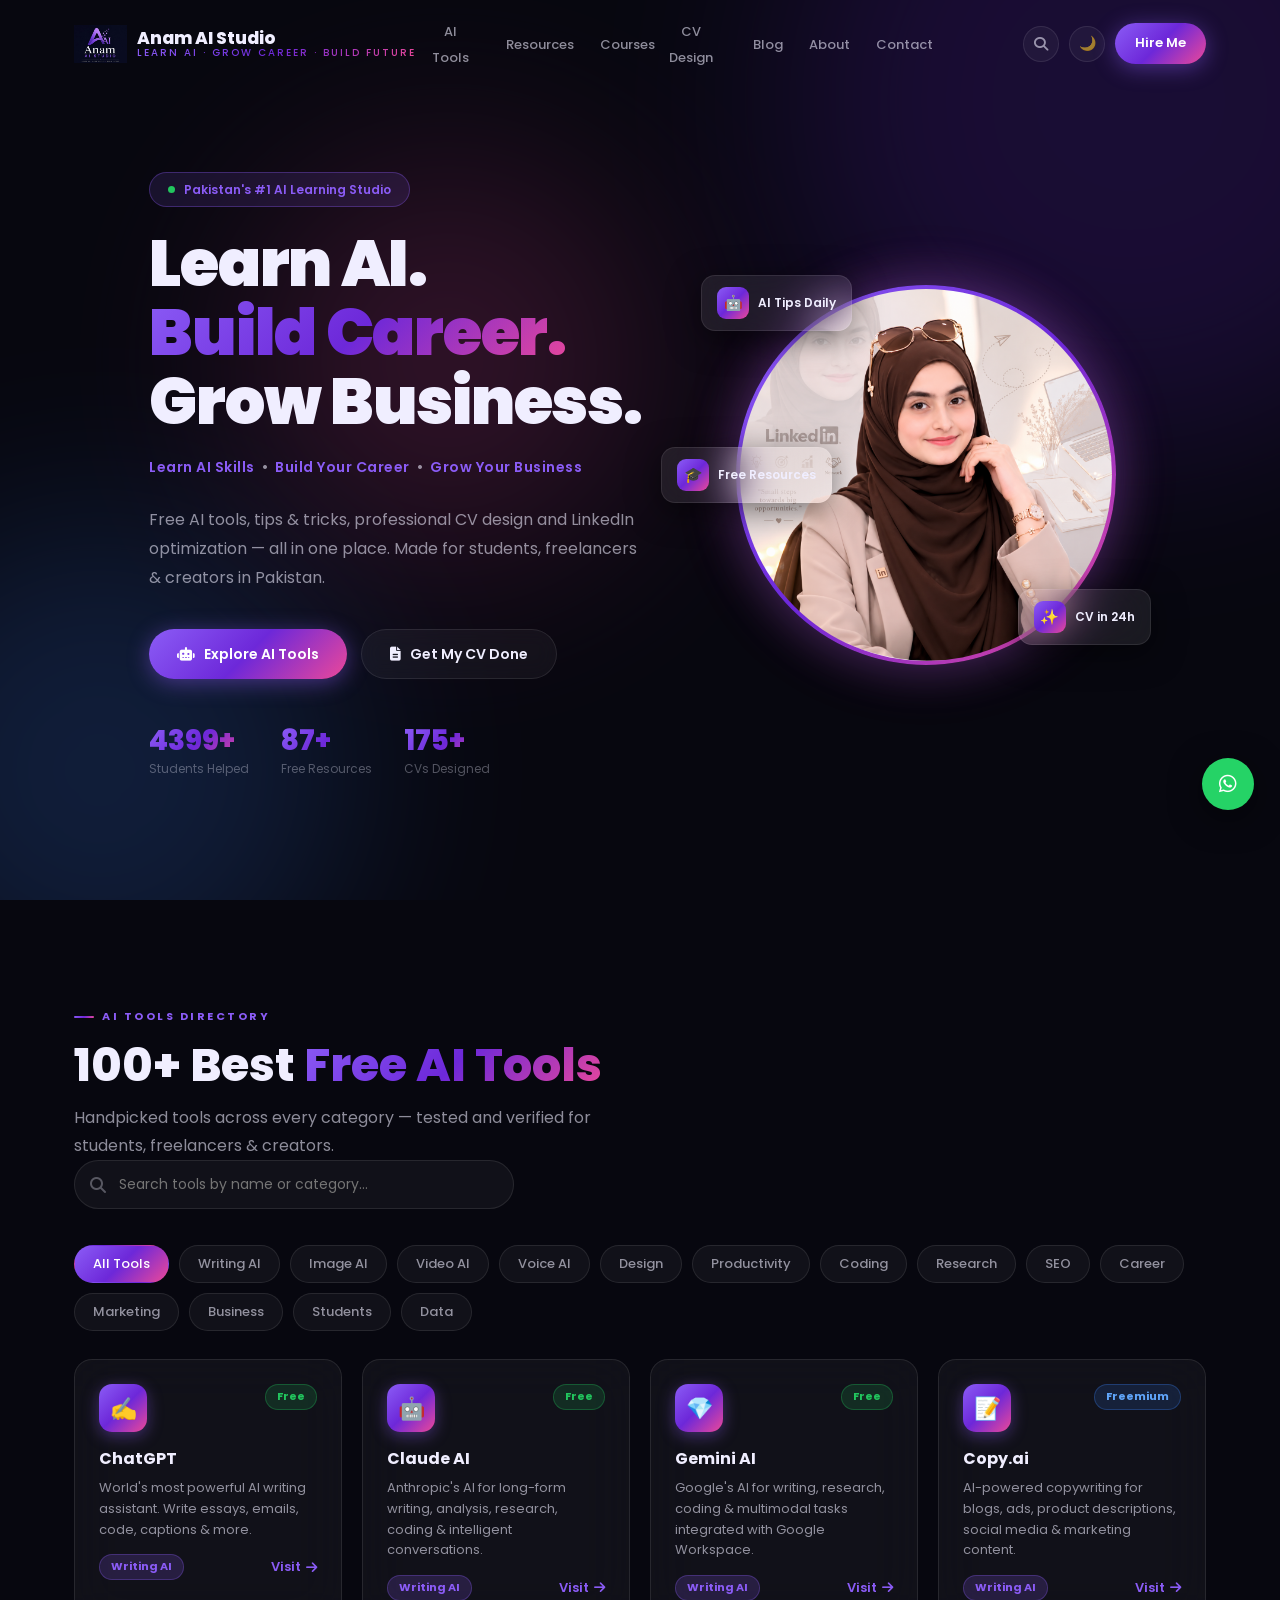
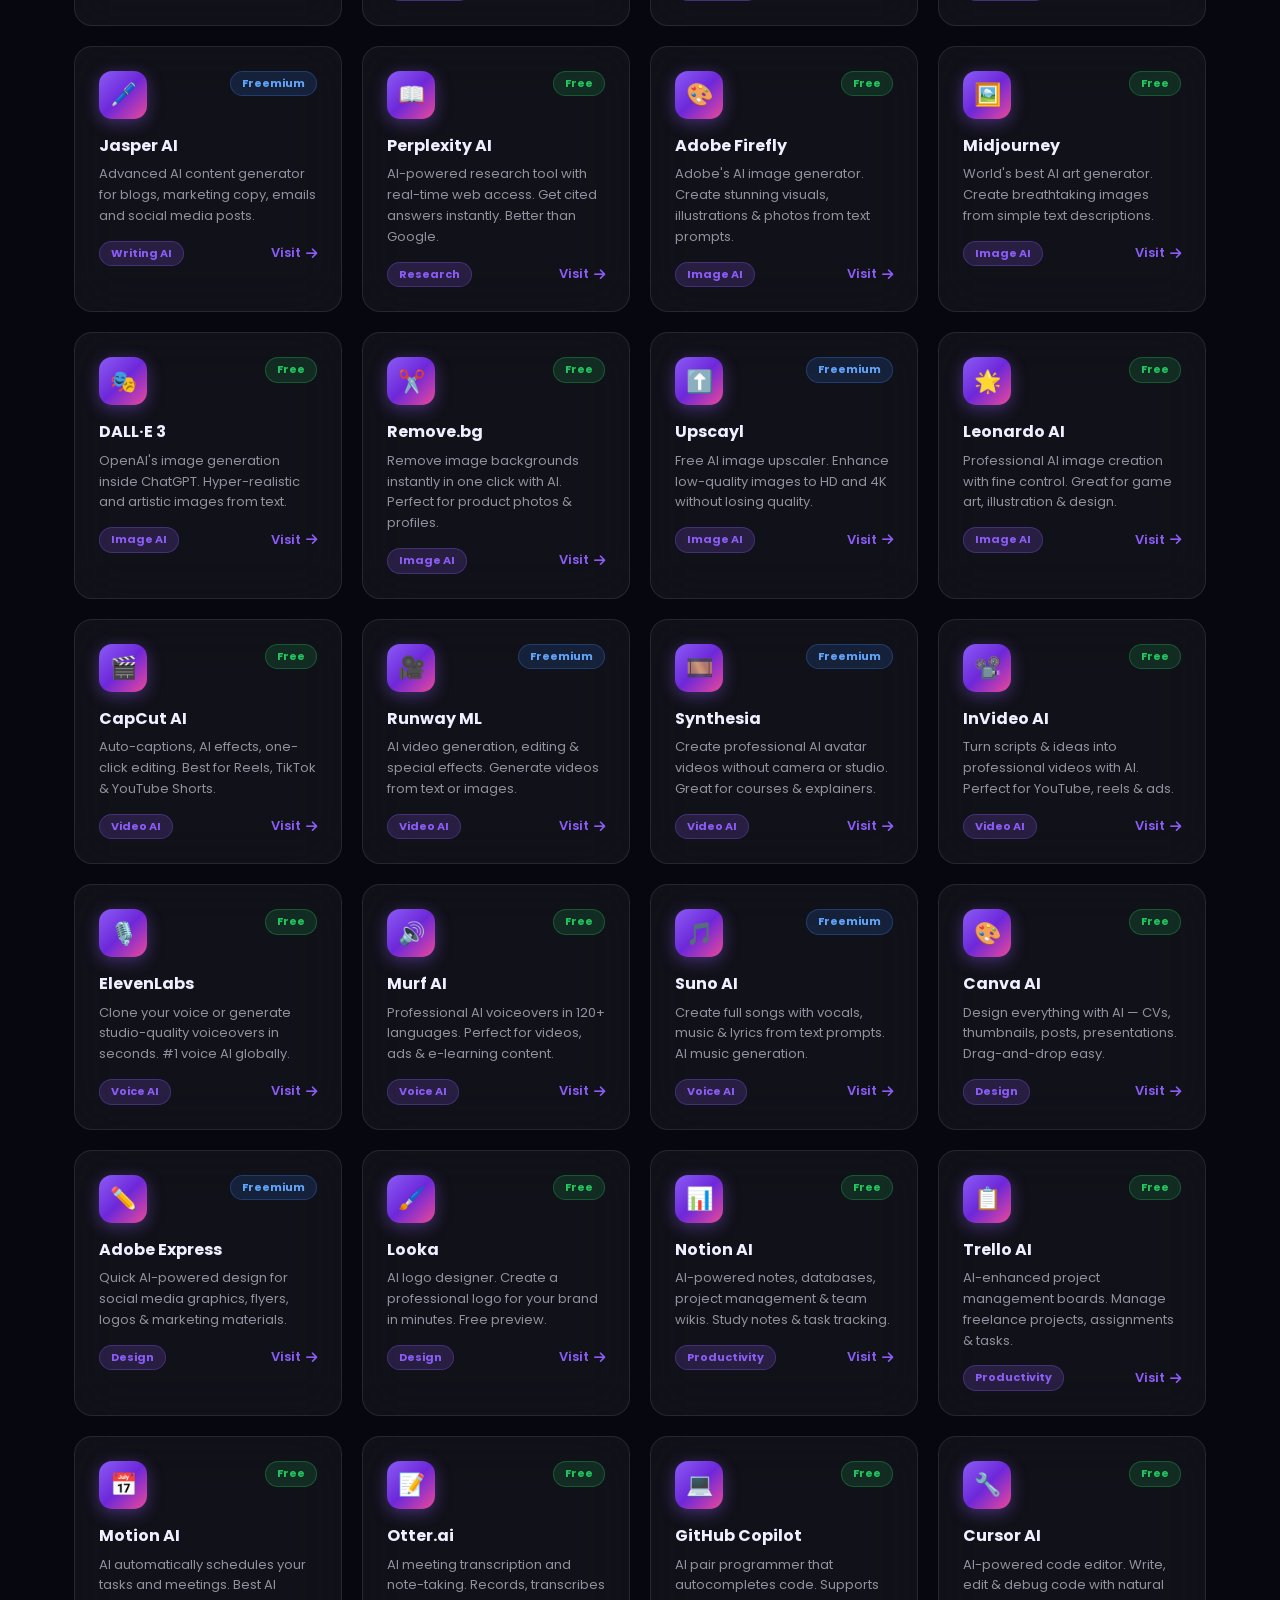
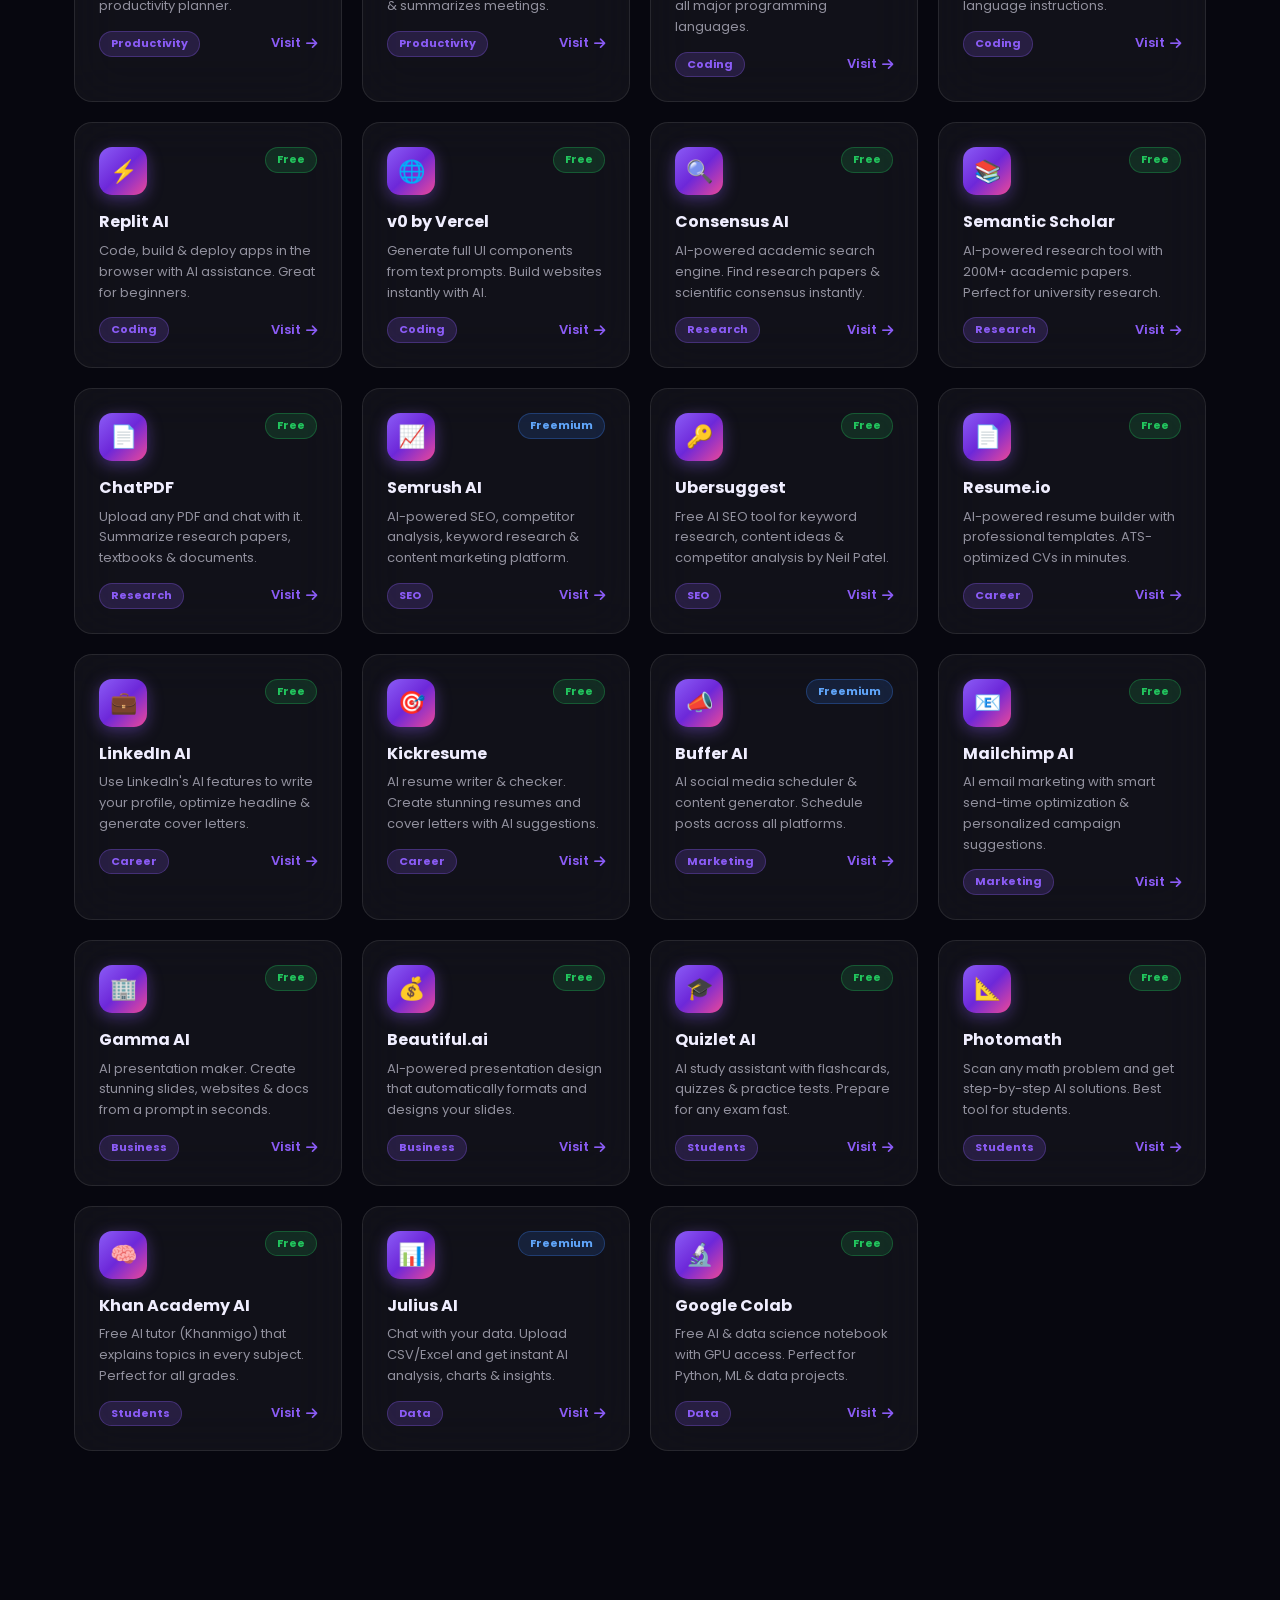
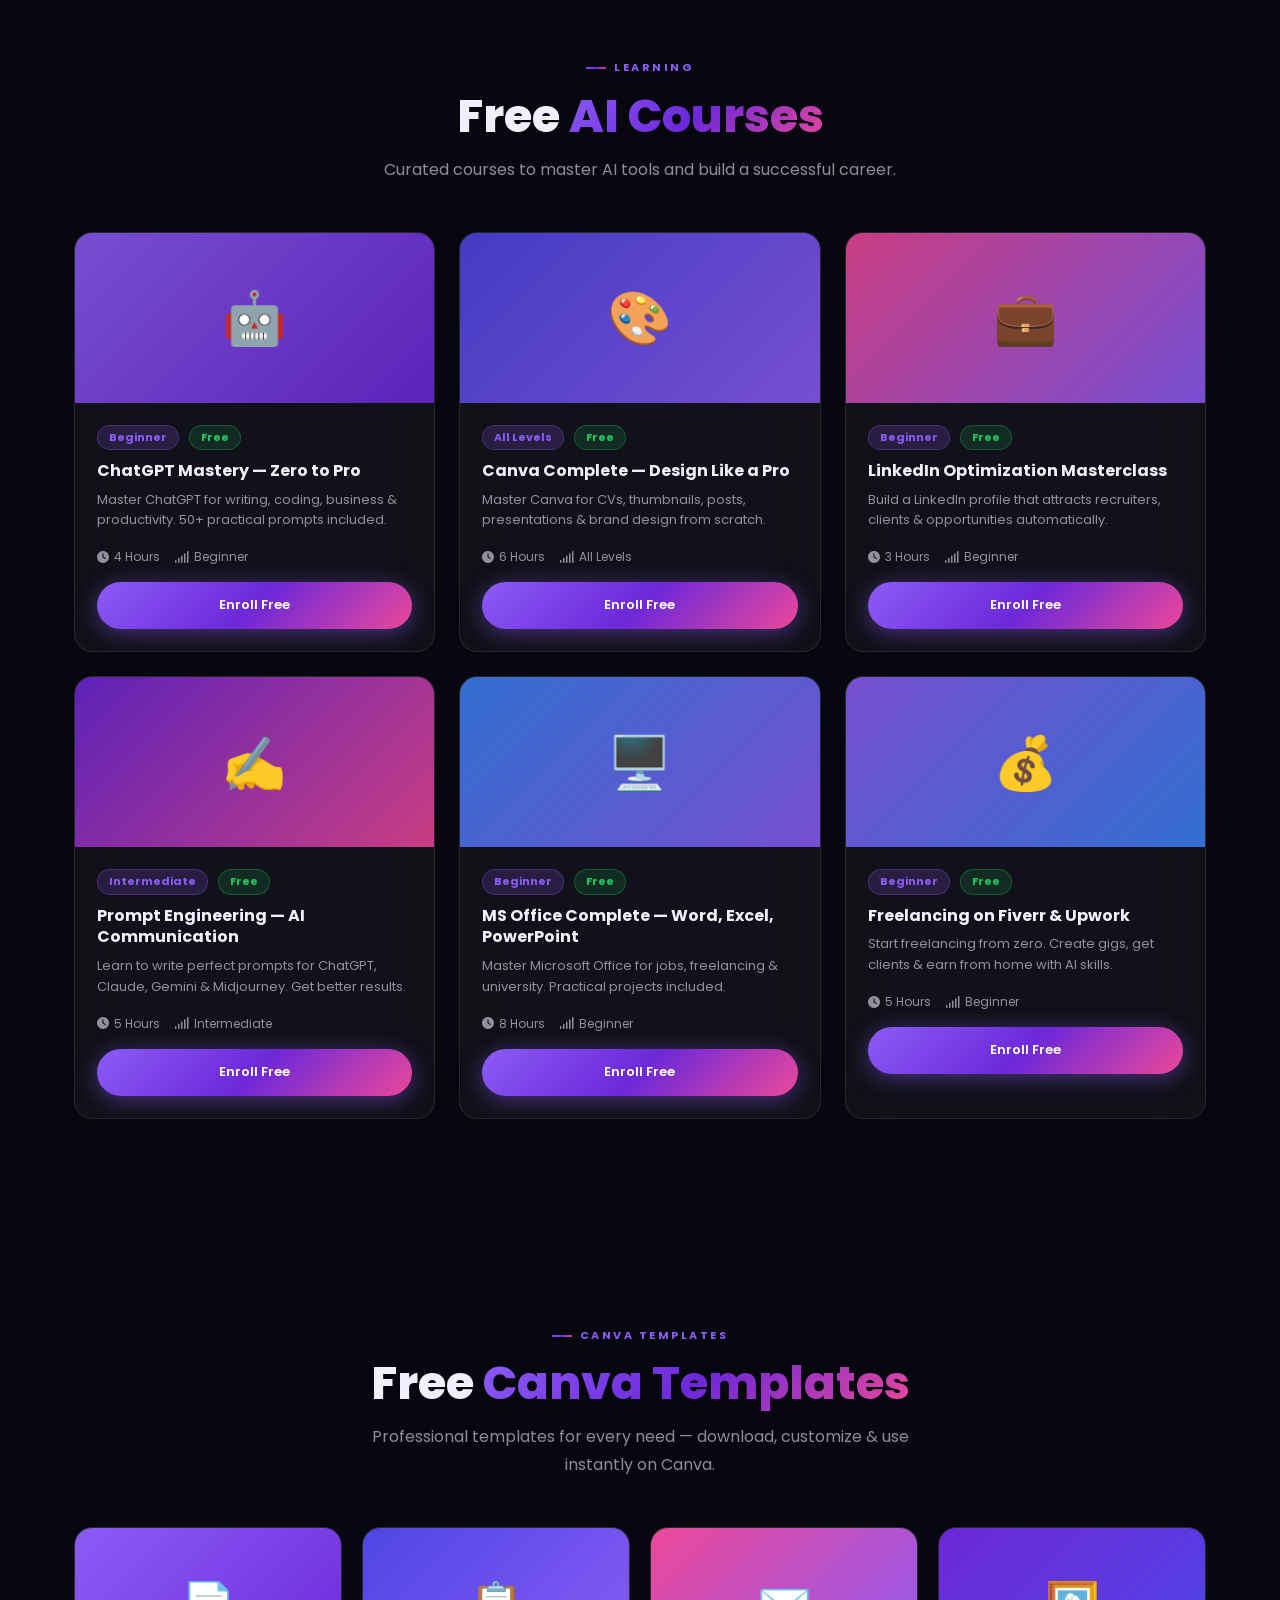
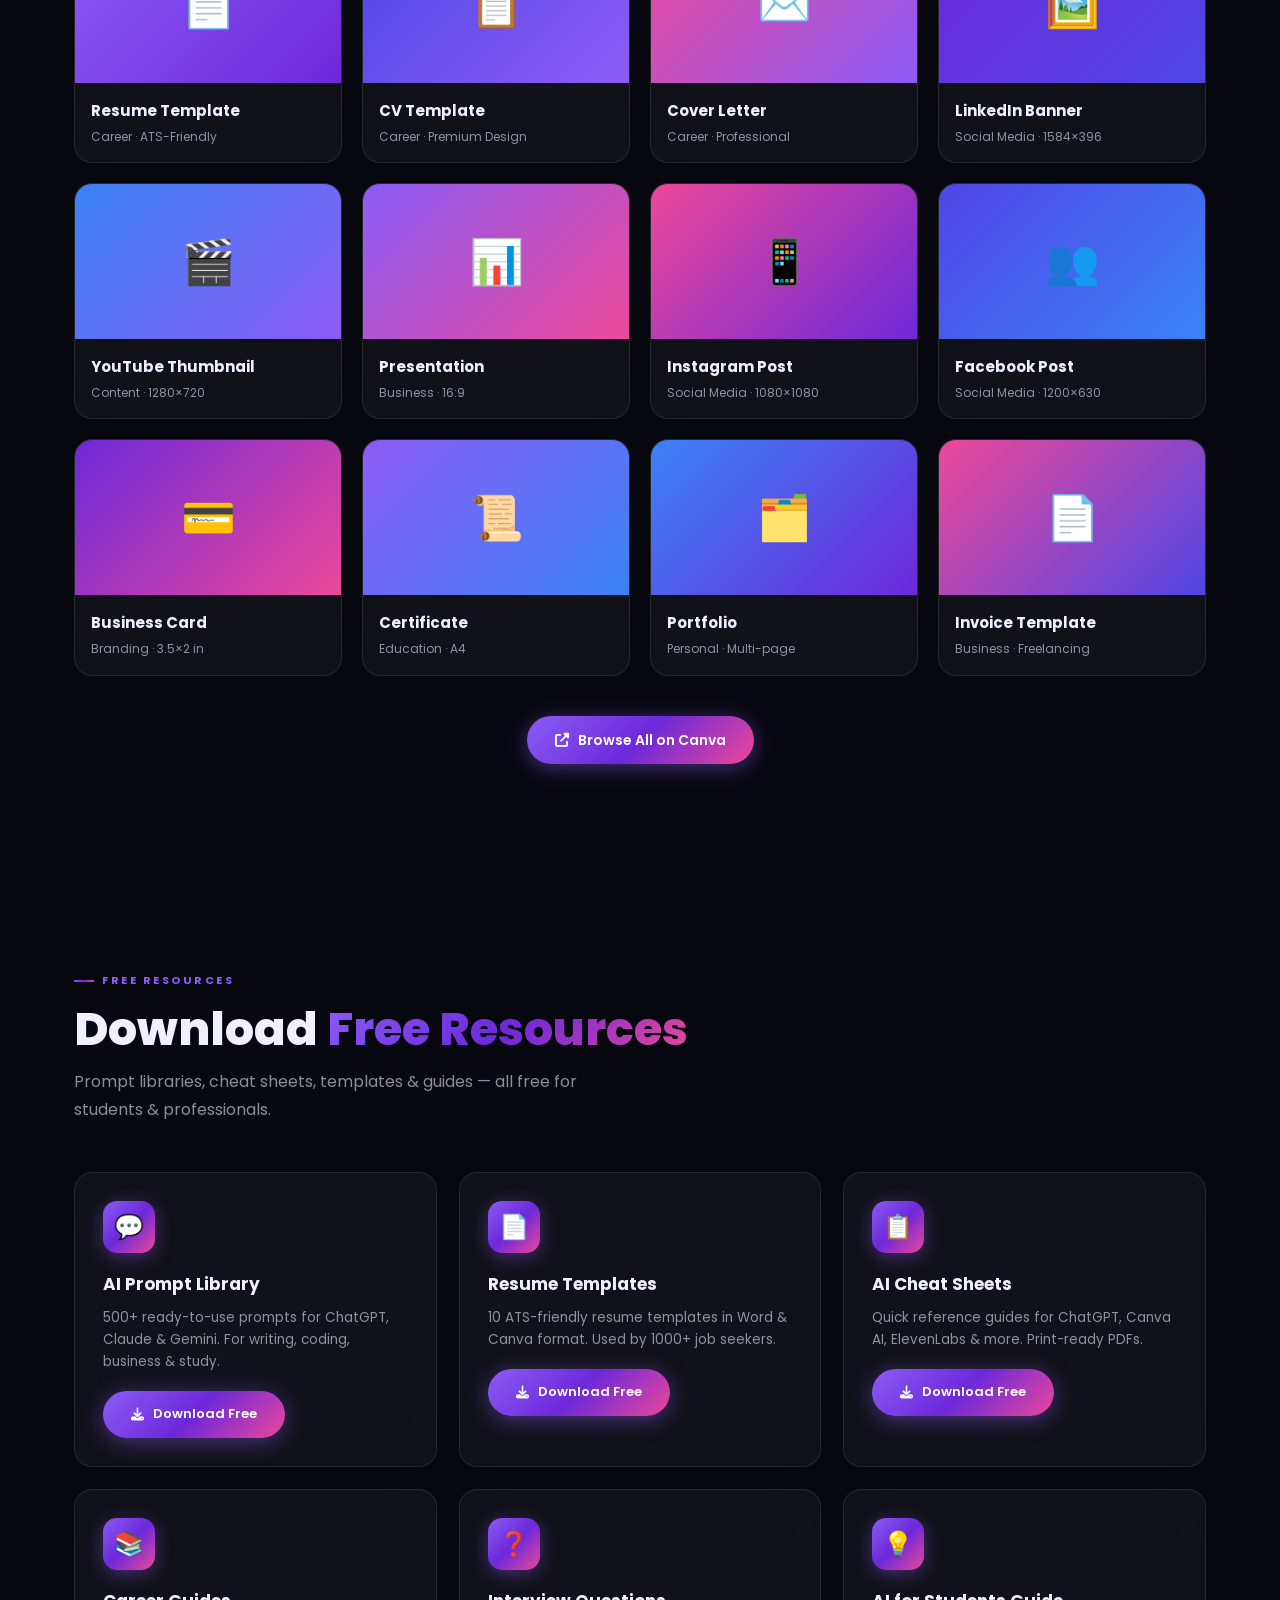
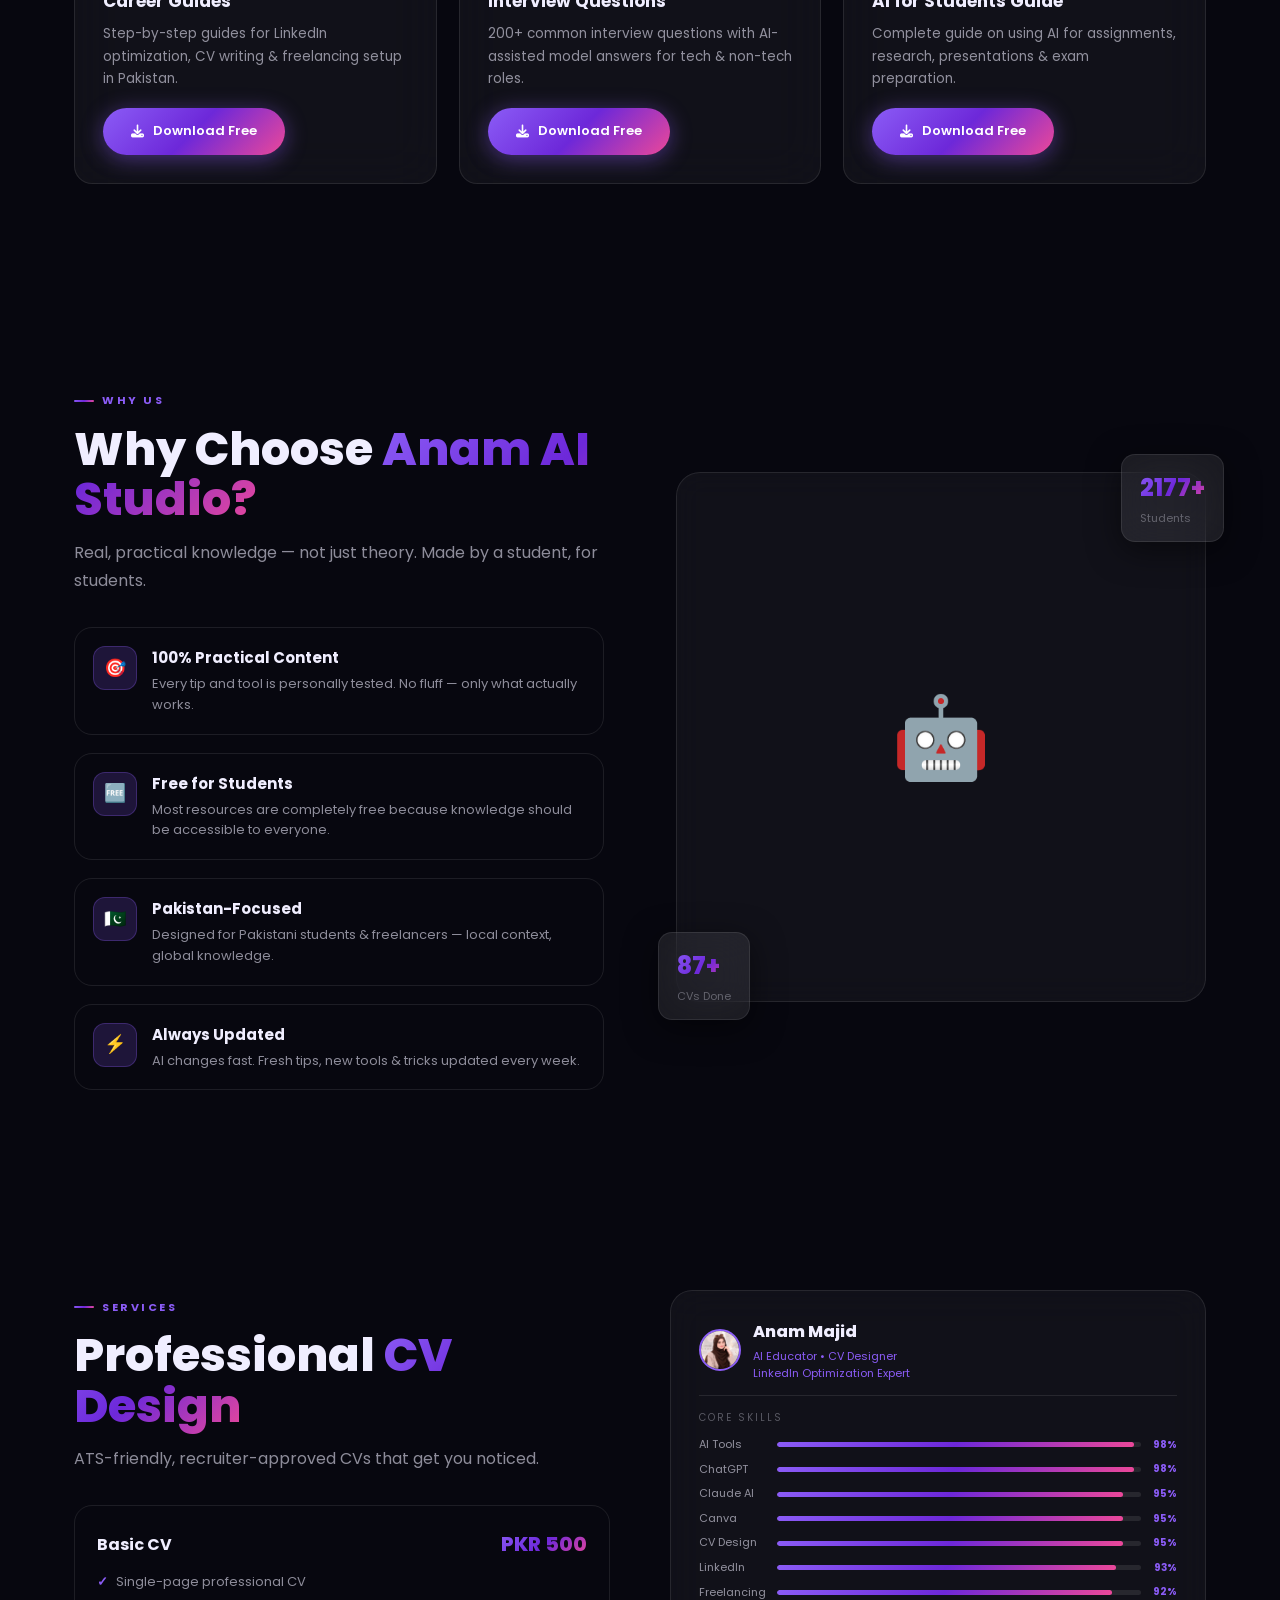
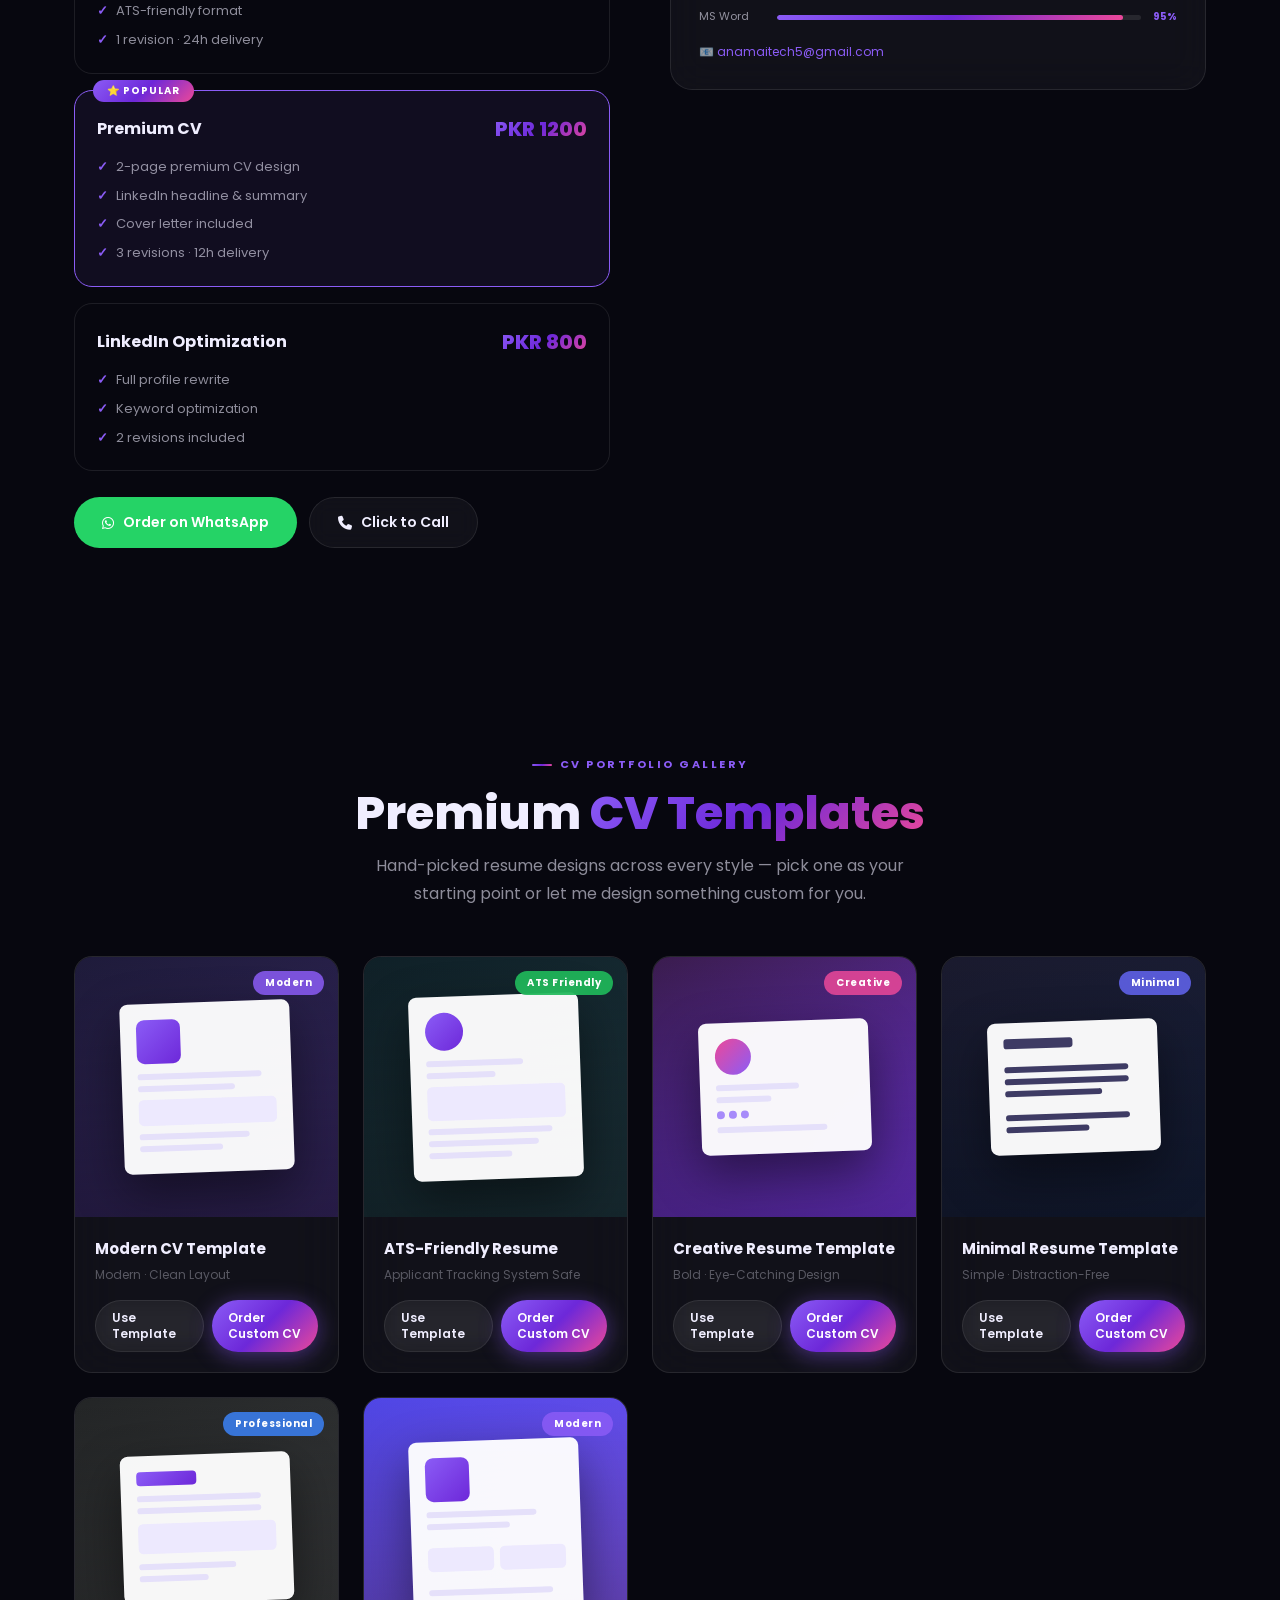
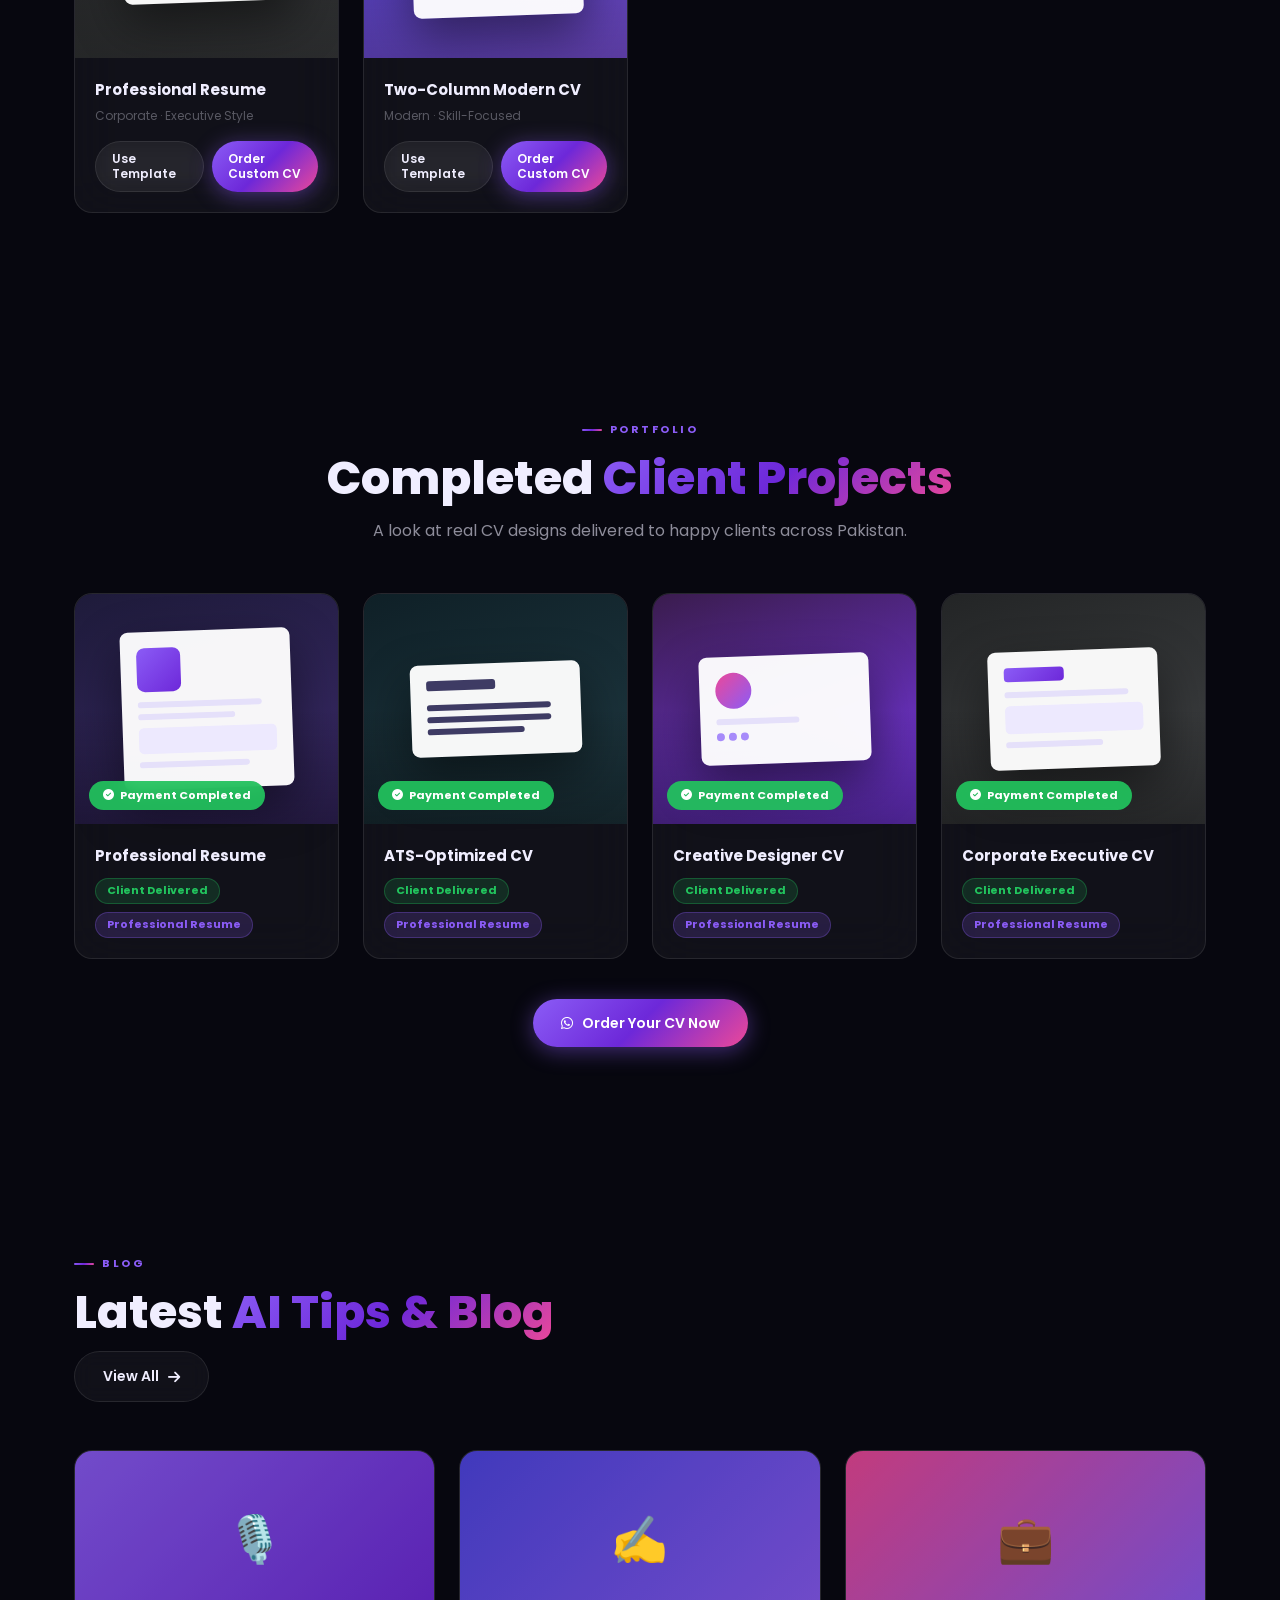
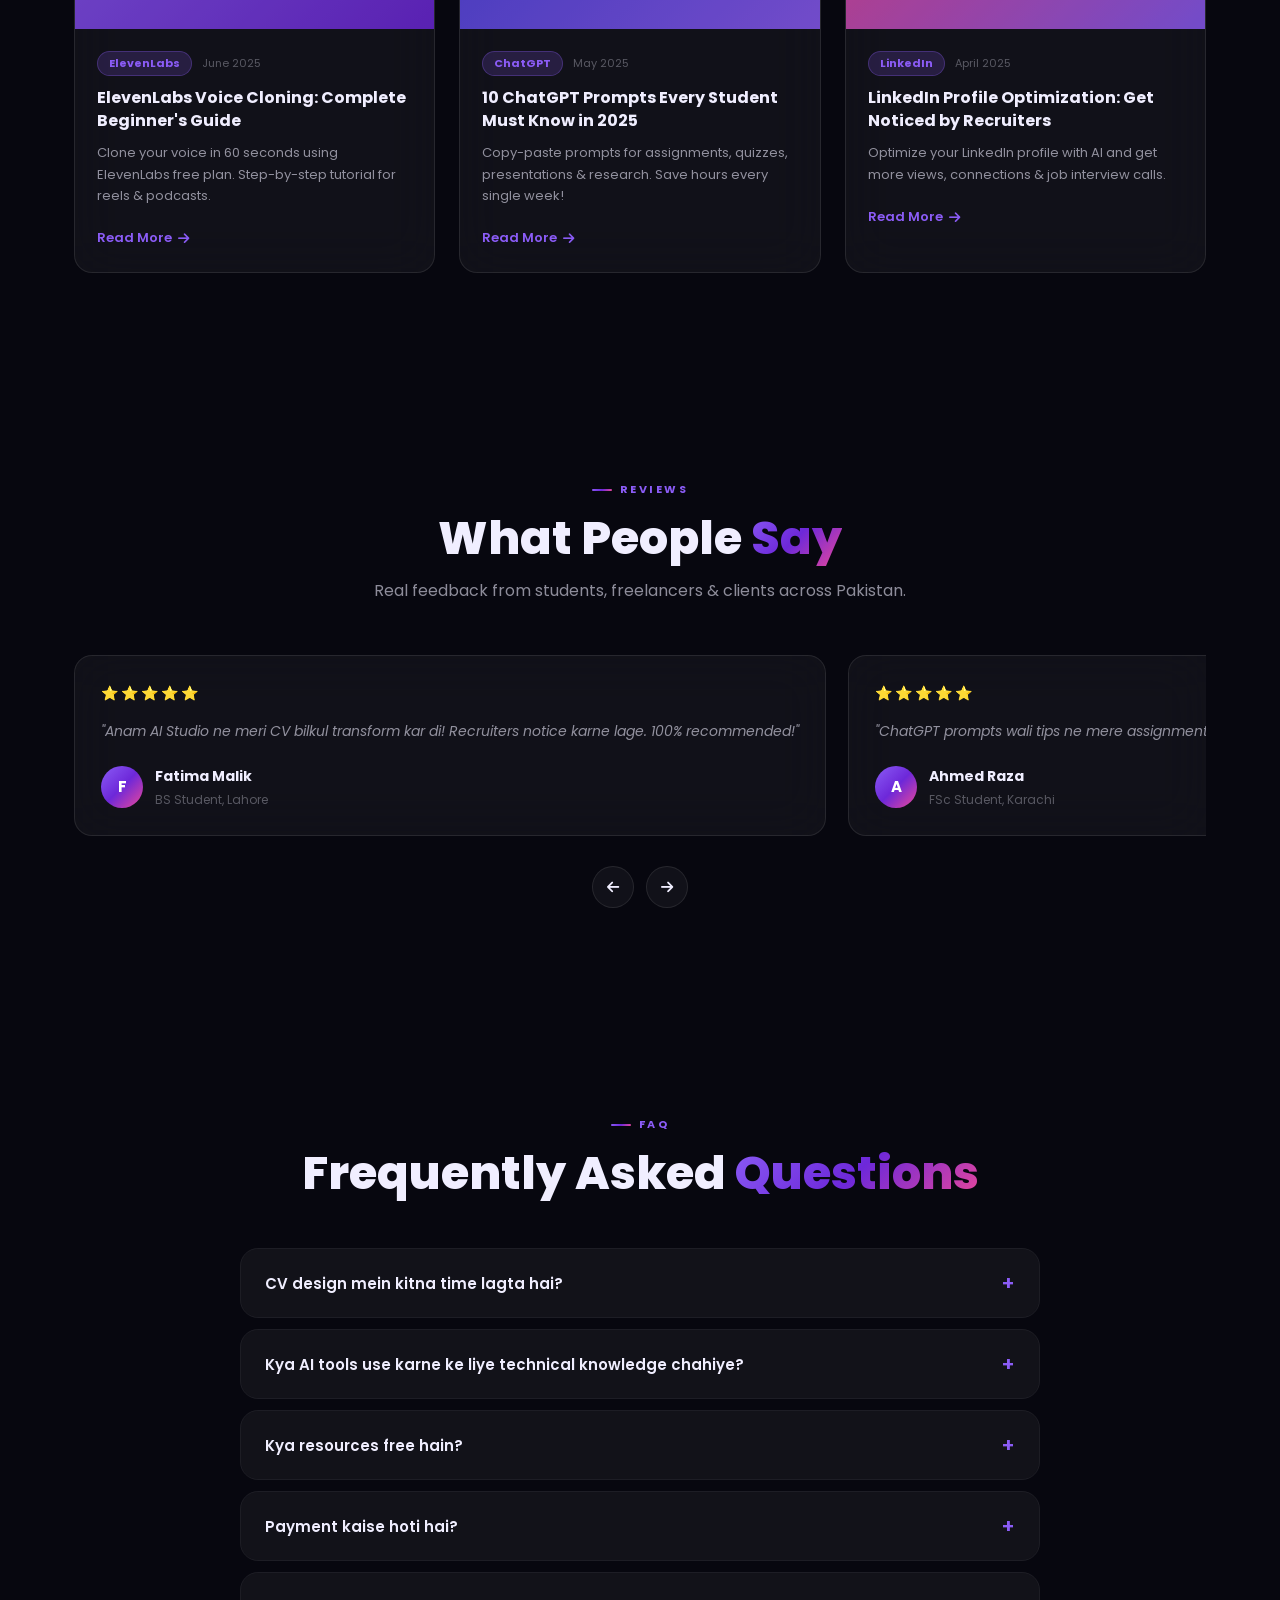
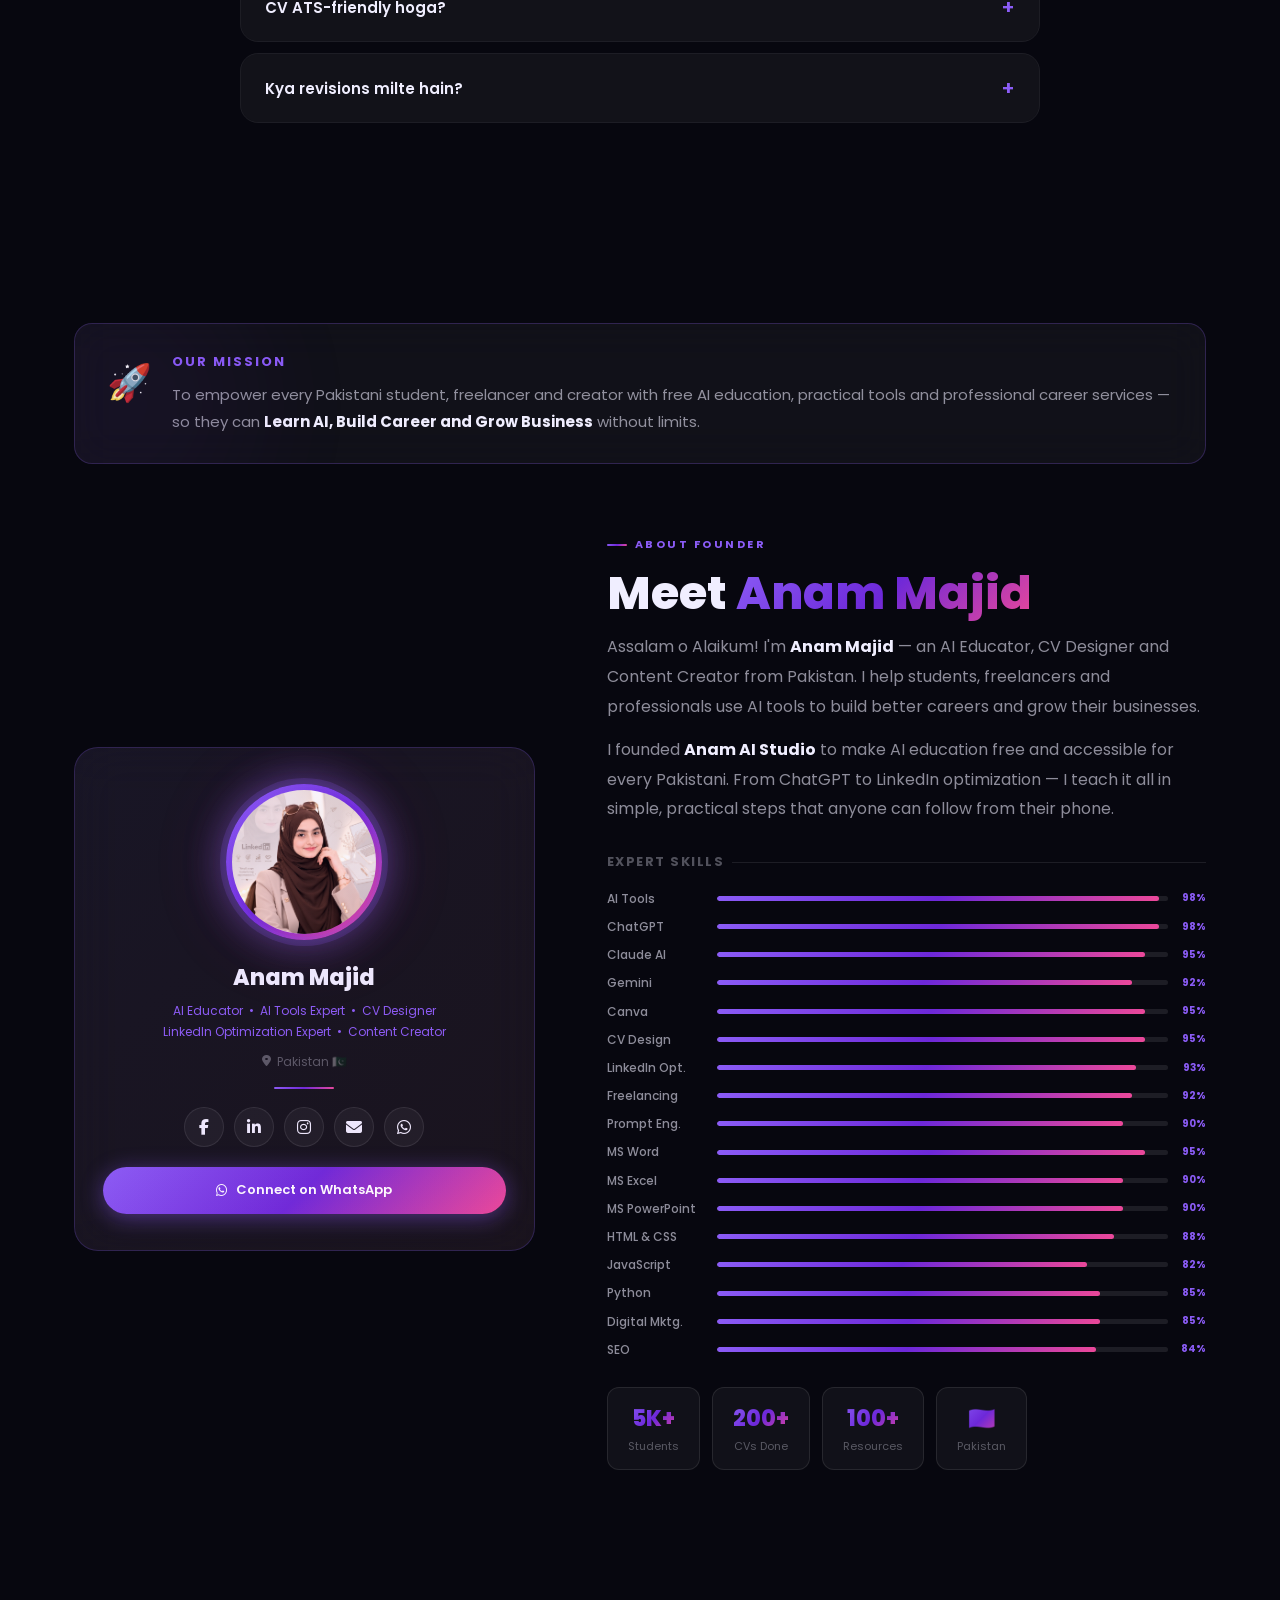
<file: index.html>
<!DOCTYPE html>
<html lang="en">
<head>
<meta charset="UTF-8"/>
<meta name="viewport" content="width=device-width,initial-scale=1.0"/>

<!-- Google tag (gtag.js) -->
<script async src="https://www.googletagmanager.com/gtag/js?id=G-CHBT2CD6E9"></script>
<script>
  window.dataLayer = window.dataLayer || [];
  function gtag(){dataLayer.push(arguments);}
  gtag('js', new Date());
  gtag('config', 'G-CHBT2CD6E9');
</script>

<meta name="description" content="Anam AI Studio — Learn AI Skills, Free AI Tools, Professional CV Design & LinkedIn Optimization for Students, Freelancers & Businesses in Pakistan."/>
<meta name="keywords" content="AI Tools Pakistan,CV Design,LinkedIn Optimization,ChatGPT Tips,ElevenLabs,Free AI Resources,Anam AI Studio,Data Science"/>
<meta name="author" content="Anam AI Studio"/>
<meta property="og:title" content="Anam AI Studio — Learn AI · Build Career · Grow Business"/>
<meta property="og:description" content="Free AI tools, tips & professional CV design. Pakistan's #1 AI learning studio."/>
<meta property="og:type" content="website"/>
<meta property="og:image" content="logo.png"/>
<meta name="twitter:card" content="summary_large_image"/>
<meta name="twitter:title" content="Anam AI Studio"/>
<meta name="twitter:description" content="Learn AI · Build Career · Grow Business"/>
<title>Anam AI Studio — Learn AI · Build Career · Grow Business</title>
<link rel="icon" href="logo.png" type="image/png"/>
<link rel="stylesheet" href="style.css"/>
<link rel="stylesheet" href="https://cdnjs.cloudflare.com/ajax/libs/font-awesome/6.5.0/css/all.min.css"/>
</head>
<body>

<!-- LOADER -->
<div id="loader">
  <div class="l-logo"><img src="logo.png" alt="Anam AI Studio Logo"/></div>
  <div class="l-bar"><div class="l-bar-fill"></div></div>
  <div class="l-text">LOADING…</div>
</div>

<!-- NAV -->
<nav id="nav">
 <div class="container nav-wrap">
  <a href="#hero" class="nav-logo">
   <img src="logo.png" alt="Logo"/>
   <div class="nav-logo-txt">Anam AI Studio<span>LEARN AI · GROW CAREER · BUILD FUTURE</span></div>
  </a>
  <ul class="nav-links">
   <li><a href="#tools">AI Tools</a></li>
   <li><a href="#resources">Resources</a></li>
   <li><a href="#courses">Courses</a></li>
   <li><a href="#cv">CV Design</a></li>
   <li><a href="#blog">Blog</a></li>
   <li><a href="#about">About</a></li>
   <li><a href="#contact">Contact</a></li>
  </ul>
  <div class="nav-right">
   <div class="search-wrap" id="sw">
    <i class="fas fa-search si"></i>
    <input type="text" id="s-inp" placeholder="Search tools, tips…"/>
   </div>
   <button class="icon-btn" id="s-btn" aria-label="Search"><i class="fas fa-search"></i></button>
   <button class="icon-btn theme-btn" id="theme-btn" aria-label="Theme"><span id="theme-icon">🌙</span></button>
   <a href="#cv" class="btn btn-p" style="padding:10px 20px;font-size:13px">Hire Me</a>
  </div>
  <button class="burger" id="burger"><span></span><span></span><span></span></button>
 </div>
</nav>

<div id="mob-overlay"></div>
<div id="mob-nav">
 <button class="mob-close" id="mob-close">✕</button>
 <a href="#tools"><i class="fas fa-robot"></i>AI Tools</a>
 <a href="#resources"><i class="fas fa-book-open"></i>Resources</a>
 <a href="#courses"><i class="fas fa-graduation-cap"></i>Courses</a>
 <a href="#templates"><i class="fas fa-palette"></i>Canva Templates</a>
 <a href="#cv-gallery"><i class="fas fa-id-card"></i>CV Gallery</a>
 <a href="#portfolio"><i class="fas fa-briefcase"></i>Portfolio</a>
 <a href="#cv"><i class="fas fa-file-alt"></i>CV Design</a>
 <a href="#blog"><i class="fas fa-pen-nib"></i>Blog</a>
 <a href="#testimonials"><i class="fas fa-star"></i>Reviews</a>
 <a href="#about"><i class="fas fa-user"></i>About</a>
 <a href="#faq"><i class="fas fa-question-circle"></i>FAQ</a>
 <a href="#contact"><i class="fas fa-envelope"></i>Contact</a>
 <div style="margin-top:14px"><a href="#cv" class="btn btn-p" style="justify-content:center">Hire Me <i class="fas fa-arrow-right"></i></a></div>
</div>

<!-- HERO -->
<section id="hero">
 <div class="orb o1"></div><div class="orb o2"></div><div class="orb o3"></div>
 <div class="container hero-grid">
  <div class="reveal">
   <div class="hero-badge"><span class="pdot"></span>Pakistan's #1 AI Learning Studio</div>
   <h1 class="hero-title">Learn AI.<br><span class="g">Build Career.</span><br>Grow Business.</h1>
   <p class="hero-tag">
    <span>Learn AI Skills</span> &nbsp;•&nbsp; <span>Build Your Career</span> &nbsp;•&nbsp; <span>Grow Your Business</span>
   </p>
   <p class="hero-desc">Free AI tools, tips & tricks, professional CV design and LinkedIn optimization — all in one place. Made for students, freelancers & creators in Pakistan.</p>
   <div class="hero-cta">
    <a href="#tools" class="btn btn-p"><i class="fas fa-robot"></i>Explore AI Tools</a>
    <a href="#cv" class="btn btn-g"><i class="fas fa-file-alt"></i>Get My CV Done</a>
   </div>
   <div class="hero-stats">
    <div class="hstat"><span class="n"><span data-count="5000">0</span>+</span><div class="l">Students Helped</div></div>
    <div class="hstat"><span class="n"><span data-count="100">0</span>+</span><div class="l">Free Resources</div></div>
    <div class="hstat"><span class="n"><span data-count="200">0</span>+</span><div class="l">CVs Designed</div></div>
   </div>
  </div>
  <div class="hero-photo-wrap reveal d2">
   <div class="hero-photo-ring"><img src="founder.png" alt="Anam Majid — Founder Anam AI Studio"/></div>
   <div class="hero-fc hfc1"><div class="fc-ico">🤖</div>AI Tips Daily</div>
   <div class="hero-fc hfc2"><div class="fc-ico">✨</div>CV in 24h</div>
   <div class="hero-fc hfc3"><div class="fc-ico">🎓</div>Free Resources</div>
  </div>
 </div>
</section>

<!-- AI TOOLS DIRECTORY -->
<section class="section" id="tools">
 <div class="container">
  <div class="reveal">
   <span class="eyebrow">AI Tools Directory</span>
   <h2 class="h2">100+ Best <span class="g">Free AI Tools</span></h2>
   <p class="sub">Handpicked tools across every category — tested and verified for students, freelancers & creators.</p>
  </div>
  <div class="tools-search reveal">
   <i class="fas fa-search"></i>
   <input type="text" id="tool-search" placeholder="Search tools by name or category…"/>
  </div>
  <div class="tools-filter reveal">
   <button class="filter-btn active" data-cat="all">All Tools</button>
   <button class="filter-btn" data-cat="writing">Writing AI</button>
   <button class="filter-btn" data-cat="image">Image AI</button>
   <button class="filter-btn" data-cat="video">Video AI</button>
   <button class="filter-btn" data-cat="voice">Voice AI</button>
   <button class="filter-btn" data-cat="design">Design</button>
   <button class="filter-btn" data-cat="productivity">Productivity</button>
   <button class="filter-btn" data-cat="coding">Coding</button>
   <button class="filter-btn" data-cat="research">Research</button>
   <button class="filter-btn" data-cat="seo">SEO</button>
   <button class="filter-btn" data-cat="career">Career</button>
   <button class="filter-btn" data-cat="marketing">Marketing</button>
   <button class="filter-btn" data-cat="business">Business</button>
   <button class="filter-btn" data-cat="students">Students</button>
   <button class="filter-btn" data-cat="data">Data</button>
  </div>
  <div class="tools-grid">

   <!-- WRITING AI -->
   <div class="card tool-card reveal d1" data-cat="writing">
    <div class="tool-card-top"><div class="tool-ico">✍️</div><span class="pill-free pill">Free</span></div>
    <div class="tool-name">ChatGPT</div><div class="tool-desc">World's most powerful AI writing assistant. Write essays, emails, code, captions & more.</div>
    <div class="tool-footer"><span class="pill">Writing AI</span><a href="https://chat.openai.com" target="_blank" class="tool-link">Visit <i class="fas fa-arrow-right"></i></a></div>
   </div>
   <div class="card tool-card reveal d2" data-cat="writing">
    <div class="tool-card-top"><div class="tool-ico">🤖</div><span class="pill-free pill">Free</span></div>
    <div class="tool-name">Claude AI</div><div class="tool-desc">Anthropic's AI for long-form writing, analysis, research, coding & intelligent conversations.</div>
    <div class="tool-footer"><span class="pill">Writing AI</span><a href="https://claude.ai" target="_blank" class="tool-link">Visit <i class="fas fa-arrow-right"></i></a></div>
   </div>
   <div class="card tool-card reveal d3" data-cat="writing">
    <div class="tool-card-top"><div class="tool-ico">💎</div><span class="pill-free pill">Free</span></div>
    <div class="tool-name">Gemini AI</div><div class="tool-desc">Google's AI for writing, research, coding & multimodal tasks integrated with Google Workspace.</div>
    <div class="tool-footer"><span class="pill">Writing AI</span><a href="https://gemini.google.com" target="_blank" class="tool-link">Visit <i class="fas fa-arrow-right"></i></a></div>
   </div>
   <div class="card tool-card reveal d1" data-cat="writing">
    <div class="tool-card-top"><div class="tool-ico">📝</div><span class="pill-freemium pill">Freemium</span></div>
    <div class="tool-name">Copy.ai</div><div class="tool-desc">AI-powered copywriting for blogs, ads, product descriptions, social media & marketing content.</div>
    <div class="tool-footer"><span class="pill">Writing AI</span><a href="https://copy.ai" target="_blank" class="tool-link">Visit <i class="fas fa-arrow-right"></i></a></div>
   </div>
   <div class="card tool-card reveal d2" data-cat="writing">
    <div class="tool-card-top"><div class="tool-ico">🖊️</div><span class="pill-freemium pill">Freemium</span></div>
    <div class="tool-name">Jasper AI</div><div class="tool-desc">Advanced AI content generator for blogs, marketing copy, emails and social media posts.</div>
    <div class="tool-footer"><span class="pill">Writing AI</span><a href="https://jasper.ai" target="_blank" class="tool-link">Visit <i class="fas fa-arrow-right"></i></a></div>
   </div>
   <div class="card tool-card reveal d3" data-cat="writing">
    <div class="tool-card-top"><div class="tool-ico">📖</div><span class="pill-free pill">Free</span></div>
    <div class="tool-name">Perplexity AI</div><div class="tool-desc">AI-powered research tool with real-time web access. Get cited answers instantly. Better than Google.</div>
    <div class="tool-footer"><span class="pill">Research</span><a href="https://perplexity.ai" target="_blank" class="tool-link">Visit <i class="fas fa-arrow-right"></i></a></div>
   </div>

   <!-- IMAGE AI -->
   <div class="card tool-card reveal d1" data-cat="image">
    <div class="tool-card-top"><div class="tool-ico">🎨</div><span class="pill-free pill">Free</span></div>
    <div class="tool-name">Adobe Firefly</div><div class="tool-desc">Adobe's AI image generator. Create stunning visuals, illustrations & photos from text prompts.</div>
    <div class="tool-footer"><span class="pill">Image AI</span><a href="https://firefly.adobe.com" target="_blank" class="tool-link">Visit <i class="fas fa-arrow-right"></i></a></div>
   </div>
   <div class="card tool-card reveal d2" data-cat="image">
    <div class="tool-card-top"><div class="tool-ico">🖼️</div><span class="pill-free pill">Free</span></div>
    <div class="tool-name">Midjourney</div><div class="tool-desc">World's best AI art generator. Create breathtaking images from simple text descriptions.</div>
    <div class="tool-footer"><span class="pill">Image AI</span><a href="https://midjourney.com" target="_blank" class="tool-link">Visit <i class="fas fa-arrow-right"></i></a></div>
   </div>
   <div class="card tool-card reveal d3" data-cat="image">
    <div class="tool-card-top"><div class="tool-ico">🎭</div><span class="pill-free pill">Free</span></div>
    <div class="tool-name">DALL·E 3</div><div class="tool-desc">OpenAI's image generation inside ChatGPT. Hyper-realistic and artistic images from text.</div>
    <div class="tool-footer"><span class="pill">Image AI</span><a href="https://openai.com/dall-e-3" target="_blank" class="tool-link">Visit <i class="fas fa-arrow-right"></i></a></div>
   </div>
   <div class="card tool-card reveal d1" data-cat="image">
    <div class="tool-card-top"><div class="tool-ico">✂️</div><span class="pill-free pill">Free</span></div>
    <div class="tool-name">Remove.bg</div><div class="tool-desc">Remove image backgrounds instantly in one click with AI. Perfect for product photos & profiles.</div>
    <div class="tool-footer"><span class="pill">Image AI</span><a href="https://remove.bg" target="_blank" class="tool-link">Visit <i class="fas fa-arrow-right"></i></a></div>
   </div>
   <div class="card tool-card reveal d2" data-cat="image">
    <div class="tool-card-top"><div class="tool-ico">⬆️</div><span class="pill-freemium pill">Freemium</span></div>
    <div class="tool-name">Upscayl</div><div class="tool-desc">Free AI image upscaler. Enhance low-quality images to HD and 4K without losing quality.</div>
    <div class="tool-footer"><span class="pill">Image AI</span><a href="https://upscayl.org" target="_blank" class="tool-link">Visit <i class="fas fa-arrow-right"></i></a></div>
   </div>
   <div class="card tool-card reveal d3" data-cat="image">
    <div class="tool-card-top"><div class="tool-ico">🌟</div><span class="pill-free pill">Free</span></div>
    <div class="tool-name">Leonardo AI</div><div class="tool-desc">Professional AI image creation with fine control. Great for game art, illustration & design.</div>
    <div class="tool-footer"><span class="pill">Image AI</span><a href="https://leonardo.ai" target="_blank" class="tool-link">Visit <i class="fas fa-arrow-right"></i></a></div>
   </div>

   <!-- VIDEO AI -->
   <div class="card tool-card reveal d1" data-cat="video">
    <div class="tool-card-top"><div class="tool-ico">🎬</div><span class="pill-free pill">Free</span></div>
    <div class="tool-name">CapCut AI</div><div class="tool-desc">Auto-captions, AI effects, one-click editing. Best for Reels, TikTok & YouTube Shorts.</div>
    <div class="tool-footer"><span class="pill">Video AI</span><a href="https://capcut.com" target="_blank" class="tool-link">Visit <i class="fas fa-arrow-right"></i></a></div>
   </div>
   <div class="card tool-card reveal d2" data-cat="video">
    <div class="tool-card-top"><div class="tool-ico">🎥</div><span class="pill-freemium pill">Freemium</span></div>
    <div class="tool-name">Runway ML</div><div class="tool-desc">AI video generation, editing & special effects. Generate videos from text or images.</div>
    <div class="tool-footer"><span class="pill">Video AI</span><a href="https://runwayml.com" target="_blank" class="tool-link">Visit <i class="fas fa-arrow-right"></i></a></div>
   </div>
   <div class="card tool-card reveal d3" data-cat="video">
    <div class="tool-card-top"><div class="tool-ico">🎞️</div><span class="pill-freemium pill">Freemium</span></div>
    <div class="tool-name">Synthesia</div><div class="tool-desc">Create professional AI avatar videos without camera or studio. Great for courses & explainers.</div>
    <div class="tool-footer"><span class="pill">Video AI</span><a href="https://synthesia.io" target="_blank" class="tool-link">Visit <i class="fas fa-arrow-right"></i></a></div>
   </div>
   <div class="card tool-card reveal d1" data-cat="video">
    <div class="tool-card-top"><div class="tool-ico">📽️</div><span class="pill-free pill">Free</span></div>
    <div class="tool-name">InVideo AI</div><div class="tool-desc">Turn scripts & ideas into professional videos with AI. Perfect for YouTube, reels & ads.</div>
    <div class="tool-footer"><span class="pill">Video AI</span><a href="https://invideo.io" target="_blank" class="tool-link">Visit <i class="fas fa-arrow-right"></i></a></div>
   </div>

   <!-- VOICE AI -->
   <div class="card tool-card reveal d1" data-cat="voice">
    <div class="tool-card-top"><div class="tool-ico">🎙️</div><span class="pill-free pill">Free</span></div>
    <div class="tool-name">ElevenLabs</div><div class="tool-desc">Clone your voice or generate studio-quality voiceovers in seconds. #1 voice AI globally.</div>
    <div class="tool-footer"><span class="pill">Voice AI</span><a href="https://elevenlabs.io" target="_blank" class="tool-link">Visit <i class="fas fa-arrow-right"></i></a></div>
   </div>
   <div class="card tool-card reveal d2" data-cat="voice">
    <div class="tool-card-top"><div class="tool-ico">🔊</div><span class="pill-free pill">Free</span></div>
    <div class="tool-name">Murf AI</div><div class="tool-desc">Professional AI voiceovers in 120+ languages. Perfect for videos, ads & e-learning content.</div>
    <div class="tool-footer"><span class="pill">Voice AI</span><a href="https://murf.ai" target="_blank" class="tool-link">Visit <i class="fas fa-arrow-right"></i></a></div>
   </div>
   <div class="card tool-card reveal d3" data-cat="voice">
    <div class="tool-card-top"><div class="tool-ico">🎵</div><span class="pill-freemium pill">Freemium</span></div>
    <div class="tool-name">Suno AI</div><div class="tool-desc">Create full songs with vocals, music & lyrics from text prompts. AI music generation.</div>
    <div class="tool-footer"><span class="pill">Voice AI</span><a href="https://suno.ai" target="_blank" class="tool-link">Visit <i class="fas fa-arrow-right"></i></a></div>
   </div>

   <!-- DESIGN -->
   <div class="card tool-card reveal d1" data-cat="design">
    <div class="tool-card-top"><div class="tool-ico">🎨</div><span class="pill-free pill">Free</span></div>
    <div class="tool-name">Canva AI</div><div class="tool-desc">Design everything with AI — CVs, thumbnails, posts, presentations. Drag-and-drop easy.</div>
    <div class="tool-footer"><span class="pill">Design</span><a href="https://canva.com" target="_blank" class="tool-link">Visit <i class="fas fa-arrow-right"></i></a></div>
   </div>
   <div class="card tool-card reveal d2" data-cat="design">
    <div class="tool-card-top"><div class="tool-ico">✏️</div><span class="pill-freemium pill">Freemium</span></div>
    <div class="tool-name">Adobe Express</div><div class="tool-desc">Quick AI-powered design for social media graphics, flyers, logos & marketing materials.</div>
    <div class="tool-footer"><span class="pill">Design</span><a href="https://express.adobe.com" target="_blank" class="tool-link">Visit <i class="fas fa-arrow-right"></i></a></div>
   </div>
   <div class="card tool-card reveal d3" data-cat="design">
    <div class="tool-card-top"><div class="tool-ico">🖌️</div><span class="pill-free pill">Free</span></div>
    <div class="tool-name">Looka</div><div class="tool-desc">AI logo designer. Create a professional logo for your brand in minutes. Free preview.</div>
    <div class="tool-footer"><span class="pill">Design</span><a href="https://looka.com" target="_blank" class="tool-link">Visit <i class="fas fa-arrow-right"></i></a></div>
   </div>

   <!-- PRODUCTIVITY -->
   <div class="card tool-card reveal d1" data-cat="productivity">
    <div class="tool-card-top"><div class="tool-ico">📊</div><span class="pill-free pill">Free</span></div>
    <div class="tool-name">Notion AI</div><div class="tool-desc">AI-powered notes, databases, project management & team wikis. Study notes & task tracking.</div>
    <div class="tool-footer"><span class="pill">Productivity</span><a href="https://notion.so" target="_blank" class="tool-link">Visit <i class="fas fa-arrow-right"></i></a></div>
   </div>
   <div class="card tool-card reveal d2" data-cat="productivity">
    <div class="tool-card-top"><div class="tool-ico">📋</div><span class="pill-free pill">Free</span></div>
    <div class="tool-name">Trello AI</div><div class="tool-desc">AI-enhanced project management boards. Manage freelance projects, assignments & tasks.</div>
    <div class="tool-footer"><span class="pill">Productivity</span><a href="https://trello.com" target="_blank" class="tool-link">Visit <i class="fas fa-arrow-right"></i></a></div>
   </div>
   <div class="card tool-card reveal d3" data-cat="productivity">
    <div class="tool-card-top"><div class="tool-ico">📅</div><span class="pill-free pill">Free</span></div>
    <div class="tool-name">Motion AI</div><div class="tool-desc">AI automatically schedules your tasks and meetings. Best AI productivity planner.</div>
    <div class="tool-footer"><span class="pill">Productivity</span><a href="https://usemotion.com" target="_blank" class="tool-link">Visit <i class="fas fa-arrow-right"></i></a></div>
   </div>
   <div class="card tool-card reveal d1" data-cat="productivity">
    <div class="tool-card-top"><div class="tool-ico">📝</div><span class="pill-free pill">Free</span></div>
    <div class="tool-name">Otter.ai</div><div class="tool-desc">AI meeting transcription and note-taking. Records, transcribes & summarizes meetings.</div>
    <div class="tool-footer"><span class="pill">Productivity</span><a href="https://otter.ai" target="_blank" class="tool-link">Visit <i class="fas fa-arrow-right"></i></a></div>
   </div>

   <!-- CODING -->
   <div class="card tool-card reveal d1" data-cat="coding">
    <div class="tool-card-top"><div class="tool-ico">💻</div><span class="pill-free pill">Free</span></div>
    <div class="tool-name">GitHub Copilot</div><div class="tool-desc">AI pair programmer that autocompletes code. Supports all major programming languages.</div>
    <div class="tool-footer"><span class="pill">Coding</span><a href="https://github.com/features/copilot" target="_blank" class="tool-link">Visit <i class="fas fa-arrow-right"></i></a></div>
   </div>
   <div class="card tool-card reveal d2" data-cat="coding">
    <div class="tool-card-top"><div class="tool-ico">🔧</div><span class="pill-free pill">Free</span></div>
    <div class="tool-name">Cursor AI</div><div class="tool-desc">AI-powered code editor. Write, edit & debug code with natural language instructions.</div>
    <div class="tool-footer"><span class="pill">Coding</span><a href="https://cursor.sh" target="_blank" class="tool-link">Visit <i class="fas fa-arrow-right"></i></a></div>
   </div>
   <div class="card tool-card reveal d3" data-cat="coding">
    <div class="tool-card-top"><div class="tool-ico">⚡</div><span class="pill-free pill">Free</span></div>
    <div class="tool-name">Replit AI</div><div class="tool-desc">Code, build & deploy apps in the browser with AI assistance. Great for beginners.</div>
    <div class="tool-footer"><span class="pill">Coding</span><a href="https://replit.com" target="_blank" class="tool-link">Visit <i class="fas fa-arrow-right"></i></a></div>
   </div>
   <div class="card tool-card reveal d1" data-cat="coding">
    <div class="tool-card-top"><div class="tool-ico">🌐</div><span class="pill-free pill">Free</span></div>
    <div class="tool-name">v0 by Vercel</div><div class="tool-desc">Generate full UI components from text prompts. Build websites instantly with AI.</div>
    <div class="tool-footer"><span class="pill">Coding</span><a href="https://v0.dev" target="_blank" class="tool-link">Visit <i class="fas fa-arrow-right"></i></a></div>
   </div>

   <!-- RESEARCH -->
   <div class="card tool-card reveal d1" data-cat="research">
    <div class="tool-card-top"><div class="tool-ico">🔍</div><span class="pill-free pill">Free</span></div>
    <div class="tool-name">Consensus AI</div><div class="tool-desc">AI-powered academic search engine. Find research papers & scientific consensus instantly.</div>
    <div class="tool-footer"><span class="pill">Research</span><a href="https://consensus.app" target="_blank" class="tool-link">Visit <i class="fas fa-arrow-right"></i></a></div>
   </div>
   <div class="card tool-card reveal d2" data-cat="research">
    <div class="tool-card-top"><div class="tool-ico">📚</div><span class="pill-free pill">Free</span></div>
    <div class="tool-name">Semantic Scholar</div><div class="tool-desc">AI-powered research tool with 200M+ academic papers. Perfect for university research.</div>
    <div class="tool-footer"><span class="pill">Research</span><a href="https://semanticscholar.org" target="_blank" class="tool-link">Visit <i class="fas fa-arrow-right"></i></a></div>
   </div>
   <div class="card tool-card reveal d3" data-cat="research">
    <div class="tool-card-top"><div class="tool-ico">📄</div><span class="pill-free pill">Free</span></div>
    <div class="tool-name">ChatPDF</div><div class="tool-desc">Upload any PDF and chat with it. Summarize research papers, textbooks & documents.</div>
    <div class="tool-footer"><span class="pill">Research</span><a href="https://chatpdf.com" target="_blank" class="tool-link">Visit <i class="fas fa-arrow-right"></i></a></div>
   </div>

   <!-- SEO -->
   <div class="card tool-card reveal d1" data-cat="seo">
    <div class="tool-card-top"><div class="tool-ico">📈</div><span class="pill-freemium pill">Freemium</span></div>
    <div class="tool-name">Semrush AI</div><div class="tool-desc">AI-powered SEO, competitor analysis, keyword research & content marketing platform.</div>
    <div class="tool-footer"><span class="pill">SEO</span><a href="https://semrush.com" target="_blank" class="tool-link">Visit <i class="fas fa-arrow-right"></i></a></div>
   </div>
   <div class="card tool-card reveal d2" data-cat="seo">
    <div class="tool-card-top"><div class="tool-ico">🔑</div><span class="pill-free pill">Free</span></div>
    <div class="tool-name">Ubersuggest</div><div class="tool-desc">Free AI SEO tool for keyword research, content ideas & competitor analysis by Neil Patel.</div>
    <div class="tool-footer"><span class="pill">SEO</span><a href="https://neilpatel.com/ubersuggest" target="_blank" class="tool-link">Visit <i class="fas fa-arrow-right"></i></a></div>
   </div>

   <!-- CAREER -->
   <div class="card tool-card reveal d1" data-cat="career">
    <div class="tool-card-top"><div class="tool-ico">📄</div><span class="pill-free pill">Free</span></div>
    <div class="tool-name">Resume.io</div><div class="tool-desc">AI-powered resume builder with professional templates. ATS-optimized CVs in minutes.</div>
    <div class="tool-footer"><span class="pill">Career</span><a href="https://resume.io" target="_blank" class="tool-link">Visit <i class="fas fa-arrow-right"></i></a></div>
   </div>
   <div class="card tool-card reveal d2" data-cat="career">
    <div class="tool-card-top"><div class="tool-ico">💼</div><span class="pill-free pill">Free</span></div>
    <div class="tool-name">LinkedIn AI</div><div class="tool-desc">Use LinkedIn's AI features to write your profile, optimize headline & generate cover letters.</div>
    <div class="tool-footer"><span class="pill">Career</span><a href="https://linkedin.com" target="_blank" class="tool-link">Visit <i class="fas fa-arrow-right"></i></a></div>
   </div>
   <div class="card tool-card reveal d3" data-cat="career">
    <div class="tool-card-top"><div class="tool-ico">🎯</div><span class="pill-free pill">Free</span></div>
    <div class="tool-name">Kickresume</div><div class="tool-desc">AI resume writer & checker. Create stunning resumes and cover letters with AI suggestions.</div>
    <div class="tool-footer"><span class="pill">Career</span><a href="https://kickresume.com" target="_blank" class="tool-link">Visit <i class="fas fa-arrow-right"></i></a></div>
   </div>

   <!-- MARKETING -->
   <div class="card tool-card reveal d1" data-cat="marketing">
    <div class="tool-card-top"><div class="tool-ico">📣</div><span class="pill-freemium pill">Freemium</span></div>
    <div class="tool-name">Buffer AI</div><div class="tool-desc">AI social media scheduler & content generator. Schedule posts across all platforms.</div>
    <div class="tool-footer"><span class="pill">Marketing</span><a href="https://buffer.com" target="_blank" class="tool-link">Visit <i class="fas fa-arrow-right"></i></a></div>
   </div>
   <div class="card tool-card reveal d2" data-cat="marketing">
    <div class="tool-card-top"><div class="tool-ico">📧</div><span class="pill-free pill">Free</span></div>
    <div class="tool-name">Mailchimp AI</div><div class="tool-desc">AI email marketing with smart send-time optimization & personalized campaign suggestions.</div>
    <div class="tool-footer"><span class="pill">Marketing</span><a href="https://mailchimp.com" target="_blank" class="tool-link">Visit <i class="fas fa-arrow-right"></i></a></div>
   </div>

   <!-- BUSINESS -->
   <div class="card tool-card reveal d1" data-cat="business">
    <div class="tool-card-top"><div class="tool-ico">🏢</div><span class="pill-free pill">Free</span></div>
    <div class="tool-name">Gamma AI</div><div class="tool-desc">AI presentation maker. Create stunning slides, websites & docs from a prompt in seconds.</div>
    <div class="tool-footer"><span class="pill">Business</span><a href="https://gamma.app" target="_blank" class="tool-link">Visit <i class="fas fa-arrow-right"></i></a></div>
   </div>
   <div class="card tool-card reveal d2" data-cat="business">
    <div class="tool-card-top"><div class="tool-ico">💰</div><span class="pill-free pill">Free</span></div>
    <div class="tool-name">Beautiful.ai</div><div class="tool-desc">AI-powered presentation design that automatically formats and designs your slides.</div>
    <div class="tool-footer"><span class="pill">Business</span><a href="https://beautiful.ai" target="_blank" class="tool-link">Visit <i class="fas fa-arrow-right"></i></a></div>
   </div>

   <!-- STUDENTS -->
   <div class="card tool-card reveal d1" data-cat="students">
    <div class="tool-card-top"><div class="tool-ico">🎓</div><span class="pill-free pill">Free</span></div>
    <div class="tool-name">Quizlet AI</div><div class="tool-desc">AI study assistant with flashcards, quizzes & practice tests. Prepare for any exam fast.</div>
    <div class="tool-footer"><span class="pill">Students</span><a href="https://quizlet.com" target="_blank" class="tool-link">Visit <i class="fas fa-arrow-right"></i></a></div>
   </div>
   <div class="card tool-card reveal d2" data-cat="students">
    <div class="tool-card-top"><div class="tool-ico">📐</div><span class="pill-free pill">Free</span></div>
    <div class="tool-name">Photomath</div><div class="tool-desc">Scan any math problem and get step-by-step AI solutions. Best tool for students.</div>
    <div class="tool-footer"><span class="pill">Students</span><a href="https://photomath.com" target="_blank" class="tool-link">Visit <i class="fas fa-arrow-right"></i></a></div>
   </div>
   <div class="card tool-card reveal d3" data-cat="students">
    <div class="tool-card-top"><div class="tool-ico">🧠</div><span class="pill-free pill">Free</span></div>
    <div class="tool-name">Khan Academy AI</div><div class="tool-desc">Free AI tutor (Khanmigo) that explains topics in every subject. Perfect for all grades.</div>
    <div class="tool-footer"><span class="pill">Students</span><a href="https://khanacademy.org" target="_blank" class="tool-link">Visit <i class="fas fa-arrow-right"></i></a></div>
   </div>

   <!-- DATA -->
   <div class="card tool-card reveal d1" data-cat="data">
    <div class="tool-card-top"><div class="tool-ico">📊</div><span class="pill-freemium pill">Freemium</span></div>
    <div class="tool-name">Julius AI</div><div class="tool-desc">Chat with your data. Upload CSV/Excel and get instant AI analysis, charts & insights.</div>
    <div class="tool-footer"><span class="pill">Data</span><a href="https://julius.ai" target="_blank" class="tool-link">Visit <i class="fas fa-arrow-right"></i></a></div>
   </div>
   <div class="card tool-card reveal d2" data-cat="data">
    <div class="tool-card-top"><div class="tool-ico">🔬</div><span class="pill-free pill">Free</span></div>
    <div class="tool-name">Google Colab</div><div class="tool-desc">Free AI & data science notebook with GPU access. Perfect for Python, ML & data projects.</div>
    <div class="tool-footer"><span class="pill">Data</span><a href="https://colab.research.google.com" target="_blank" class="tool-link">Visit <i class="fas fa-arrow-right"></i></a></div>
   </div>

  </div><!-- /tools-grid -->
 </div>
</section>

<!-- COURSES -->
<section class="section" id="courses">
 <div class="container">
  <div class="reveal" style="text-align:center">
   <span class="eyebrow">Learning</span>
   <h2 class="h2">Free <span class="g">AI Courses</span></h2>
   <p class="sub" style="margin:0 auto">Curated courses to master AI tools and build a successful career.</p>
  </div>
  <div class="courses-grid">
   <div class="card course-card reveal d1">
    <div class="course-thumb" style="background:linear-gradient(135deg,#8B5CF6,#6D28D9)">
     <span style="position:relative;z-index:1">🤖</span><div class="course-thumb-overlay"></div>
    </div>
    <div class="course-body">
     <div class="course-meta"><span class="pill">Beginner</span><span class="pill-free pill">Free</span></div>
     <div class="course-title">ChatGPT Mastery — Zero to Pro</div>
     <div class="course-desc">Master ChatGPT for writing, coding, business & productivity. 50+ practical prompts included.</div>
     <div class="course-info">
      <span class="ci"><i class="fas fa-clock"></i> 4 Hours</span>
      <span class="ci"><i class="fas fa-signal"></i> Beginner</span>
     </div>
     <a href="#contact" class="btn btn-p" style="width:100%;justify-content:center;font-size:13px">Enroll Free</a>
    </div>
   </div>
   <div class="card course-card reveal d2">
    <div class="course-thumb" style="background:linear-gradient(135deg,#4F46E5,#8B5CF6)">
     <span style="position:relative;z-index:1">🎨</span><div class="course-thumb-overlay"></div>
    </div>
    <div class="course-body">
     <div class="course-meta"><span class="pill">All Levels</span><span class="pill-free pill">Free</span></div>
     <div class="course-title">Canva Complete — Design Like a Pro</div>
     <div class="course-desc">Master Canva for CVs, thumbnails, posts, presentations & brand design from scratch.</div>
     <div class="course-info">
      <span class="ci"><i class="fas fa-clock"></i> 6 Hours</span>
      <span class="ci"><i class="fas fa-signal"></i> All Levels</span>
     </div>
     <a href="#contact" class="btn btn-p" style="width:100%;justify-content:center;font-size:13px">Enroll Free</a>
    </div>
   </div>
   <div class="card course-card reveal d3">
    <div class="course-thumb" style="background:linear-gradient(135deg,#EC4899,#8B5CF6)">
     <span style="position:relative;z-index:1">💼</span><div class="course-thumb-overlay"></div>
    </div>
    <div class="course-body">
     <div class="course-meta"><span class="pill">Beginner</span><span class="pill-free pill">Free</span></div>
     <div class="course-title">LinkedIn Optimization Masterclass</div>
     <div class="course-desc">Build a LinkedIn profile that attracts recruiters, clients & opportunities automatically.</div>
     <div class="course-info">
      <span class="ci"><i class="fas fa-clock"></i> 3 Hours</span>
      <span class="ci"><i class="fas fa-signal"></i> Beginner</span>
     </div>
     <a href="#contact" class="btn btn-p" style="width:100%;justify-content:center;font-size:13px">Enroll Free</a>
    </div>
   </div>
   <div class="card course-card reveal d1">
    <div class="course-thumb" style="background:linear-gradient(135deg,#6D28D9,#EC4899)">
     <span style="position:relative;z-index:1">✍️</span><div class="course-thumb-overlay"></div>
    </div>
    <div class="course-body">
     <div class="course-meta"><span class="pill">Intermediate</span><span class="pill-free pill">Free</span></div>
     <div class="course-title">Prompt Engineering — AI Communication</div>
     <div class="course-desc">Learn to write perfect prompts for ChatGPT, Claude, Gemini & Midjourney. Get better results.</div>
     <div class="course-info">
      <span class="ci"><i class="fas fa-clock"></i> 5 Hours</span>
      <span class="ci"><i class="fas fa-signal"></i> Intermediate</span>
     </div>
     <a href="#contact" class="btn btn-p" style="width:100%;justify-content:center;font-size:13px">Enroll Free</a>
    </div>
   </div>
   <div class="card course-card reveal d2">
    <div class="course-thumb" style="background:linear-gradient(135deg,#3B82F6,#8B5CF6)">
     <span style="position:relative;z-index:1">🖥️</span><div class="course-thumb-overlay"></div>
    </div>
    <div class="course-body">
     <div class="course-meta"><span class="pill">Beginner</span><span class="pill-free pill">Free</span></div>
     <div class="course-title">MS Office Complete — Word, Excel, PowerPoint</div>
     <div class="course-desc">Master Microsoft Office for jobs, freelancing & university. Practical projects included.</div>
     <div class="course-info">
      <span class="ci"><i class="fas fa-clock"></i> 8 Hours</span>
      <span class="ci"><i class="fas fa-signal"></i> Beginner</span>
     </div>
     <a href="#contact" class="btn btn-p" style="width:100%;justify-content:center;font-size:13px">Enroll Free</a>
    </div>
   </div>
   <div class="card course-card reveal d3">
    <div class="course-thumb" style="background:linear-gradient(135deg,#8B5CF6,#3B82F6)">
     <span style="position:relative;z-index:1">💰</span><div class="course-thumb-overlay"></div>
    </div>
    <div class="course-body">
     <div class="course-meta"><span class="pill">Beginner</span><span class="pill-free pill">Free</span></div>
     <div class="course-title">Freelancing on Fiverr & Upwork</div>
     <div class="course-desc">Start freelancing from zero. Create gigs, get clients & earn from home with AI skills.</div>
     <div class="course-info">
      <span class="ci"><i class="fas fa-clock"></i> 5 Hours</span>
      <span class="ci"><i class="fas fa-signal"></i> Beginner</span>
     </div>
     <a href="#contact" class="btn btn-p" style="width:100%;justify-content:center;font-size:13px">Enroll Free</a>
    </div>
   </div>
  </div>
 </div>
</section>

<!-- CANVA TEMPLATES -->
<section class="section" id="templates">
 <div class="container">
  <div class="reveal" style="text-align:center">
   <span class="eyebrow">Canva Templates</span>
   <h2 class="h2">Free <span class="g">Canva Templates</span></h2>
   <p class="sub" style="margin:0 auto">Professional templates for every need — download, customize & use instantly on Canva.</p>
  </div>
  <div class="templates-grid">
   <div class="card tmpl-card reveal d1"><div class="tmpl-thumb" style="background:linear-gradient(135deg,#8B5CF6,#6D28D9)"><span>📄</span></div><div class="tmpl-body"><div class="tmpl-name">Resume Template</div><div class="tmpl-cat">Career · ATS-Friendly</div></div></div>
   <div class="card tmpl-card reveal d2"><div class="tmpl-thumb" style="background:linear-gradient(135deg,#4F46E5,#8B5CF6)"><span>📋</span></div><div class="tmpl-body"><div class="tmpl-name">CV Template</div><div class="tmpl-cat">Career · Premium Design</div></div></div>
   <div class="card tmpl-card reveal d3"><div class="tmpl-thumb" style="background:linear-gradient(135deg,#EC4899,#8B5CF6)"><span>✉️</span></div><div class="tmpl-body"><div class="tmpl-name">Cover Letter</div><div class="tmpl-cat">Career · Professional</div></div></div>
   <div class="card tmpl-card reveal d1"><div class="tmpl-thumb" style="background:linear-gradient(135deg,#6D28D9,#4F46E5)"><span>🖼️</span></div><div class="tmpl-body"><div class="tmpl-name">LinkedIn Banner</div><div class="tmpl-cat">Social Media · 1584×396</div></div></div>
   <div class="card tmpl-card reveal d2"><div class="tmpl-thumb" style="background:linear-gradient(135deg,#3B82F6,#8B5CF6)"><span>🎬</span></div><div class="tmpl-body"><div class="tmpl-name">YouTube Thumbnail</div><div class="tmpl-cat">Content · 1280×720</div></div></div>
   <div class="card tmpl-card reveal d3"><div class="tmpl-thumb" style="background:linear-gradient(135deg,#8B5CF6,#EC4899)"><span>📊</span></div><div class="tmpl-body"><div class="tmpl-name">Presentation</div><div class="tmpl-cat">Business · 16:9</div></div></div>
   <div class="card tmpl-card reveal d1"><div class="tmpl-thumb" style="background:linear-gradient(135deg,#EC4899,#6D28D9)"><span>📱</span></div><div class="tmpl-body"><div class="tmpl-name">Instagram Post</div><div class="tmpl-cat">Social Media · 1080×1080</div></div></div>
   <div class="card tmpl-card reveal d2"><div class="tmpl-thumb" style="background:linear-gradient(135deg,#4F46E5,#3B82F6)"><span>👥</span></div><div class="tmpl-body"><div class="tmpl-name">Facebook Post</div><div class="tmpl-cat">Social Media · 1200×630</div></div></div>
   <div class="card tmpl-card reveal d3"><div class="tmpl-thumb" style="background:linear-gradient(135deg,#6D28D9,#EC4899)"><span>💳</span></div><div class="tmpl-body"><div class="tmpl-name">Business Card</div><div class="tmpl-cat">Branding · 3.5×2 in</div></div></div>
   <div class="card tmpl-card reveal d1"><div class="tmpl-thumb" style="background:linear-gradient(135deg,#8B5CF6,#3B82F6)"><span>📜</span></div><div class="tmpl-body"><div class="tmpl-name">Certificate</div><div class="tmpl-cat">Education · A4</div></div></div>
   <div class="card tmpl-card reveal d2"><div class="tmpl-thumb" style="background:linear-gradient(135deg,#3B82F6,#6D28D9)"><span>🗂️</span></div><div class="tmpl-body"><div class="tmpl-name">Portfolio</div><div class="tmpl-cat">Personal · Multi-page</div></div></div>
   <div class="card tmpl-card reveal d3"><div class="tmpl-thumb" style="background:linear-gradient(135deg,#EC4899,#4F46E5)"><span>📄</span></div><div class="tmpl-body"><div class="tmpl-name">Invoice Template</div><div class="tmpl-cat">Business · Freelancing</div></div></div>
  </div>
  <div style="text-align:center;margin-top:40px" class="reveal">
   <a href="https://www.canva.com" target="_blank" class="btn btn-p"><i class="fas fa-external-link-alt"></i>Browse All on Canva</a>
  </div>
 </div>
</section>

<!-- FREE RESOURCES -->
<section class="section" id="resources">
 <div class="container">
  <div class="reveal">
   <span class="eyebrow">Free Resources</span>
   <h2 class="h2">Download <span class="g">Free Resources</span></h2>
   <p class="sub">Prompt libraries, cheat sheets, templates & guides — all free for students & professionals.</p>
  </div>
  <div class="res-grid">
   <div class="card res-card reveal d1">
    <div class="res-ico">💬</div>
    <div class="res-title">AI Prompt Library</div>
    <p class="res-desc">500+ ready-to-use prompts for ChatGPT, Claude & Gemini. For writing, coding, business & study.</p>
    <a href="#contact" class="btn btn-p" style="font-size:13px"><i class="fas fa-download"></i>Download Free</a>
   </div>
   <div class="card res-card reveal d2">
    <div class="res-ico">📄</div>
    <div class="res-title">Resume Templates</div>
    <p class="res-desc">10 ATS-friendly resume templates in Word & Canva format. Used by 1000+ job seekers.</p>
    <a href="#contact" class="btn btn-p" style="font-size:13px"><i class="fas fa-download"></i>Download Free</a>
   </div>
   <div class="card res-card reveal d3">
    <div class="res-ico">📋</div>
    <div class="res-title">AI Cheat Sheets</div>
    <p class="res-desc">Quick reference guides for ChatGPT, Canva AI, ElevenLabs & more. Print-ready PDFs.</p>
    <a href="#contact" class="btn btn-p" style="font-size:13px"><i class="fas fa-download"></i>Download Free</a>
   </div>
   <div class="card res-card reveal d1">
    <div class="res-ico">📚</div>
    <div class="res-title">Career Guides</div>
    <p class="res-desc">Step-by-step guides for LinkedIn optimization, CV writing & freelancing setup in Pakistan.</p>
    <a href="#contact" class="btn btn-p" style="font-size:13px"><i class="fas fa-download"></i>Download Free</a>
   </div>
   <div class="card res-card reveal d2">
    <div class="res-ico">❓</div>
    <div class="res-title">Interview Questions</div>
    <p class="res-desc">200+ common interview questions with AI-assisted model answers for tech & non-tech roles.</p>
    <a href="#contact" class="btn btn-p" style="font-size:13px"><i class="fas fa-download"></i>Download Free</a>
   </div>
   <div class="card res-card reveal d3">
    <div class="res-ico">💡</div>
    <div class="res-title">AI for Students Guide</div>
    <p class="res-desc">Complete guide on using AI for assignments, research, presentations & exam preparation.</p>
    <a href="#contact" class="btn btn-p" style="font-size:13px"><i class="fas fa-download"></i>Download Free</a>
   </div>
  </div>
 </div>
</section>

<!-- WHY CHOOSE US -->
<section class="section" id="why">
 <div class="container">
  <div class="why-grid">
   <div>
    <div class="reveal">
     <span class="eyebrow">Why Us</span>
     <h2 class="h2">Why Choose <span class="g">Anam AI Studio?</span></h2>
     <p class="sub">Real, practical knowledge — not just theory. Made by a student, for students.</p>
    </div>
    <div class="features">
     <div class="feat reveal d1"><div class="feat-ico">🎯</div><div><div class="feat-title">100% Practical Content</div><p class="feat-desc">Every tip and tool is personally tested. No fluff — only what actually works.</p></div></div>
     <div class="feat reveal d2"><div class="feat-ico">🆓</div><div><div class="feat-title">Free for Students</div><p class="feat-desc">Most resources are completely free because knowledge should be accessible to everyone.</p></div></div>
     <div class="feat reveal d3"><div class="feat-ico">🇵🇰</div><div><div class="feat-title">Pakistan-Focused</div><p class="feat-desc">Designed for Pakistani students & freelancers — local context, global knowledge.</p></div></div>
     <div class="feat reveal d1"><div class="feat-ico">⚡</div><div><div class="feat-title">Always Updated</div><p class="feat-desc">AI changes fast. Fresh tips, new tools & tricks updated every week.</p></div></div>
    </div>
   </div>
   <div class="why-visual reveal d2">
    <div class="why-art">🤖</div>
    <div class="stat-badge tr"><div class="badge-n"><span data-count="5000">0</span>+</div><div class="badge-l">Students</div></div>
    <div class="stat-badge bl"><div class="badge-n"><span data-count="200">0</span>+</div><div class="badge-l">CVs Done</div></div>
   </div>
  </div>
 </div>
</section>

<!-- CV SERVICES -->
<section class="section" id="cv">
 <div class="container">
  <div class="cv-grid">
   <div>
    <div class="reveal">
     <span class="eyebrow">Services</span>
     <h2 class="h2">Professional <span class="g">CV Design</span></h2>
     <p class="sub">ATS-friendly, recruiter-approved CVs that get you noticed.</p>
    </div>
    <div class="plans">
     <div class="plan reveal d1">
      <div class="plan-hd"><div class="plan-name">Basic CV</div><div class="plan-price">PKR 500</div></div>
      <div class="plan-feats">
       <div class="plan-feat">Single-page professional CV</div>
       <div class="plan-feat">ATS-friendly format</div>
       <div class="plan-feat">1 revision · 24h delivery</div>
      </div>
     </div>
     <div class="plan pop reveal d2">
      <div class="pop-tag">⭐ POPULAR</div>
      <div class="plan-hd"><div class="plan-name">Premium CV</div><div class="plan-price">PKR 1200</div></div>
      <div class="plan-feats">
       <div class="plan-feat">2-page premium CV design</div>
       <div class="plan-feat">LinkedIn headline & summary</div>
       <div class="plan-feat">Cover letter included</div>
       <div class="plan-feat">3 revisions · 12h delivery</div>
      </div>
     </div>
     <div class="plan reveal d3">
      <div class="plan-hd"><div class="plan-name">LinkedIn Optimization</div><div class="plan-price">PKR 800</div></div>
      <div class="plan-feats">
       <div class="plan-feat">Full profile rewrite</div>
       <div class="plan-feat">Keyword optimization</div>
       <div class="plan-feat">2 revisions included</div>
      </div>
     </div>
    </div>
    <div style="margin-top:26px;display:flex;gap:12px;flex-wrap:wrap" class="reveal">
     <!-- Replace 923166687805 with your actual number -->
     <a href="https://wa.me/923166687805?text=Hi%20Anam!%20I%20want%20to%20order%20a%20CV." target="_blank" class="btn btn-wa"><i class="fab fa-whatsapp"></i>Order on WhatsApp</a>
     <a href="tel:+923166687805" class="btn btn-g"><i class="fas fa-phone"></i>Click to Call</a>
    </div>
   </div>
   <div class="cv-preview reveal d2">
    <!-- Founder photo in CV card -->
    <div class="cv-hd">
     <div class="cv-av-photo"><img src="founder.png" alt="Anam Majid"/></div>
     <div>
      <div style="font-size:16px;font-weight:800;color:var(--txt)">Anam Majid</div>
      <div style="font-size:11px;color:var(--p1);margin-top:3px;line-height:1.5">AI Educator • CV Designer<br>LinkedIn Optimization Expert</div>
     </div>
    </div>
    <div class="cv-skills-title">Core Skills</div>
    <div class="skill-row"><div class="skill-lbl">AI Tools</div><div class="skill-track"><div class="skill-fill" data-w="98%"></div></div><div class="skill-pct">98%</div></div>
    <div class="skill-row"><div class="skill-lbl">ChatGPT</div><div class="skill-track"><div class="skill-fill" data-w="98%"></div></div><div class="skill-pct">98%</div></div>
    <div class="skill-row"><div class="skill-lbl">Claude AI</div><div class="skill-track"><div class="skill-fill" data-w="95%"></div></div><div class="skill-pct">95%</div></div>
    <div class="skill-row"><div class="skill-lbl">Canva</div><div class="skill-track"><div class="skill-fill" data-w="95%"></div></div><div class="skill-pct">95%</div></div>
    <div class="skill-row"><div class="skill-lbl">CV Design</div><div class="skill-track"><div class="skill-fill" data-w="95%"></div></div><div class="skill-pct">95%</div></div>
    <div class="skill-row"><div class="skill-lbl">LinkedIn</div><div class="skill-track"><div class="skill-fill" data-w="93%"></div></div><div class="skill-pct">93%</div></div>
    <div class="skill-row"><div class="skill-lbl">Freelancing</div><div class="skill-track"><div class="skill-fill" data-w="92%"></div></div><div class="skill-pct">92%</div></div>
    <div class="skill-row"><div class="skill-lbl">MS Word</div><div class="skill-track"><div class="skill-fill" data-w="95%"></div></div><div class="skill-pct">95%</div></div>
    <div style="margin-top:16px;font-size:12px;color:var(--txt2)">📧 <a href="mailto:anamaitech5@gmail.com" style="color:var(--p1)">anamaitech5@gmail.com</a></div>
   </div>
  </div>
 </div>
</section>

<!-- CV TEMPLATE GALLERY -->
<section class="section" id="cv-gallery">
 <div class="container">
  <div class="reveal" style="text-align:center">
   <span class="eyebrow">CV Portfolio Gallery</span>
   <h2 class="h2">Premium <span class="g">CV Templates</span></h2>
   <p class="sub" style="margin:0 auto">Hand-picked resume designs across every style — pick one as your starting point or let me design something custom for you.</p>
  </div>

  <div class="cv-gallery-grid">

   <div class="card cv-gal-card reveal d1">
    <div class="cv-gal-preview" style="background:linear-gradient(160deg,#1e1b3a,#3B2A6B)">
     <div class="cv-gal-mock">
      <div class="cgm-head"></div>
      <div class="cgm-line w90"></div><div class="cgm-line w70"></div>
      <div class="cgm-block"></div>
      <div class="cgm-line w80"></div><div class="cgm-line w60"></div>
     </div>
     <span class="cv-gal-tag">Modern</span>
    </div>
    <div class="cv-gal-body">
     <div class="cv-gal-name">Modern CV Template</div>
     <div class="cv-gal-cat">Modern · Clean Layout</div>
     <div class="cv-gal-actions">
      <a href="https://www.canva.com" target="_blank" class="btn btn-g" style="font-size:12px;padding:9px 16px">Use Template</a>
      <a href="https://wa.me/923166687805?text=Hi%20Anam!%20I%20want%20a%20Modern%20CV." target="_blank" class="btn btn-p" style="font-size:12px;padding:9px 16px">Order Custom CV</a>
     </div>
    </div>
   </div>

   <div class="card cv-gal-card reveal d2">
    <div class="cv-gal-preview" style="background:linear-gradient(160deg,#0f2027,#203a43)">
     <div class="cv-gal-mock">
      <div class="cgm-head" style="border-radius:50%;width:38px;height:38px"></div>
      <div class="cgm-line w70"></div><div class="cgm-line w50"></div>
      <div class="cgm-block" style="height:34px"></div>
      <div class="cgm-line w90"></div><div class="cgm-line w80"></div><div class="cgm-line w60"></div>
     </div>
     <span class="cv-gal-tag tag-ats">ATS Friendly</span>
    </div>
    <div class="cv-gal-body">
     <div class="cv-gal-name">ATS-Friendly Resume</div>
     <div class="cv-gal-cat">Applicant Tracking System Safe</div>
     <div class="cv-gal-actions">
      <a href="https://www.canva.com" target="_blank" class="btn btn-g" style="font-size:12px;padding:9px 16px">Use Template</a>
      <a href="https://wa.me/923166687805?text=Hi%20Anam!%20I%20want%20an%20ATS-Friendly%20CV." target="_blank" class="btn btn-p" style="font-size:12px;padding:9px 16px">Order Custom CV</a>
     </div>
    </div>
   </div>

   <div class="card cv-gal-card reveal d3">
    <div class="cv-gal-preview" style="background:linear-gradient(160deg,#3a1c4e,#7C3AED)">
     <div class="cv-gal-mock cgm-creative">
      <div class="cgm-circle"></div>
      <div class="cgm-line w60"></div><div class="cgm-line w40"></div>
      <div class="cgm-dots"><span></span><span></span><span></span></div>
      <div class="cgm-line w80"></div>
     </div>
     <span class="cv-gal-tag tag-creative">Creative</span>
    </div>
    <div class="cv-gal-body">
     <div class="cv-gal-name">Creative Resume Template</div>
     <div class="cv-gal-cat">Bold · Eye-Catching Design</div>
     <div class="cv-gal-actions">
      <a href="https://www.canva.com" target="_blank" class="btn btn-g" style="font-size:12px;padding:9px 16px">Use Template</a>
      <a href="https://wa.me/923166687805?text=Hi%20Anam!%20I%20want%20a%20Creative%20CV." target="_blank" class="btn btn-p" style="font-size:12px;padding:9px 16px">Order Custom CV</a>
     </div>
    </div>
   </div>

   <div class="card cv-gal-card reveal d1">
    <div class="cv-gal-preview" style="background:linear-gradient(160deg,#1a1a2e,#16213e)">
     <div class="cv-gal-mock cgm-minimal">
      <div class="cgm-line w50" style="height:10px;margin-bottom:18px"></div>
      <div class="cgm-line w90"></div><div class="cgm-line w90"></div><div class="cgm-line w70"></div>
      <div class="cgm-line w90" style="margin-top:18px"></div><div class="cgm-line w60"></div>
     </div>
     <span class="cv-gal-tag tag-minimal">Minimal</span>
    </div>
    <div class="cv-gal-body">
     <div class="cv-gal-name">Minimal Resume Template</div>
     <div class="cv-gal-cat">Simple · Distraction-Free</div>
     <div class="cv-gal-actions">
      <a href="https://www.canva.com" target="_blank" class="btn btn-g" style="font-size:12px;padding:9px 16px">Use Template</a>
      <a href="https://wa.me/923166687805?text=Hi%20Anam!%20I%20want%20a%20Minimal%20CV." target="_blank" class="btn btn-p" style="font-size:12px;padding:9px 16px">Order Custom CV</a>
     </div>
    </div>
   </div>

   <div class="card cv-gal-card reveal d2">
    <div class="cv-gal-preview" style="background:linear-gradient(160deg,#232526,#414345)">
     <div class="cv-gal-mock">
      <div class="cgm-head" style="width:60px;height:14px;border-radius:4px"></div>
      <div class="cgm-line w90"></div><div class="cgm-line w90"></div>
      <div class="cgm-block" style="height:30px;margin:10px 0"></div>
      <div class="cgm-line w70"></div><div class="cgm-line w50"></div>
     </div>
     <span class="cv-gal-tag tag-pro">Professional</span>
    </div>
    <div class="cv-gal-body">
     <div class="cv-gal-name">Professional Resume</div>
     <div class="cv-gal-cat">Corporate · Executive Style</div>
     <div class="cv-gal-actions">
      <a href="https://www.canva.com" target="_blank" class="btn btn-g" style="font-size:12px;padding:9px 16px">Use Template</a>
      <a href="https://wa.me/923166687805?text=Hi%20Anam!%20I%20want%20a%20Professional%20CV." target="_blank" class="btn btn-p" style="font-size:12px;padding:9px 16px">Order Custom CV</a>
     </div>
    </div>
   </div>

   <div class="card cv-gal-card reveal d3">
    <div class="cv-gal-preview" style="background:linear-gradient(160deg,#4F46E5,#8B5CF6)">
     <div class="cv-gal-mock">
      <div class="cgm-head"></div>
      <div class="cgm-line w80"></div><div class="cgm-line w60"></div>
      <div style="display:flex;gap:6px;margin:10px 0">
       <div class="cgm-block" style="flex:1;height:24px"></div>
       <div class="cgm-block" style="flex:1;height:24px"></div>
      </div>
      <div class="cgm-line w90"></div>
     </div>
     <span class="cv-gal-tag">Modern</span>
    </div>
    <div class="cv-gal-body">
     <div class="cv-gal-name">Two-Column Modern CV</div>
     <div class="cv-gal-cat">Modern · Skill-Focused</div>
     <div class="cv-gal-actions">
      <a href="https://www.canva.com" target="_blank" class="btn btn-g" style="font-size:12px;padding:9px 16px">Use Template</a>
      <a href="https://wa.me/923166687805?text=Hi%20Anam!%20I%20want%20a%20Two-Column%20CV." target="_blank" class="btn btn-p" style="font-size:12px;padding:9px 16px">Order Custom CV</a>
     </div>
    </div>
   </div>

  </div>
 </div>
</section>

<!-- PORTFOLIO — COMPLETED PROJECTS -->
<section class="section" id="portfolio">
 <div class="container">
  <div class="reveal" style="text-align:center">
   <span class="eyebrow">Portfolio</span>
   <h2 class="h2">Completed <span class="g">Client Projects</span></h2>
   <p class="sub" style="margin:0 auto">A look at real CV designs delivered to happy clients across Pakistan.</p>
  </div>

  <div class="portfolio-grid">

   <div class="card pf-card reveal d1">
    <div class="pf-preview" style="background:linear-gradient(160deg,#1e1b3a,#3B2A6B)">
     <div class="cv-gal-mock"><div class="cgm-head"></div><div class="cgm-line w90"></div><div class="cgm-line w70"></div><div class="cgm-block"></div><div class="cgm-line w80"></div></div>
     <span class="pf-badge pf-paid"><i class="fas fa-check-circle"></i> Payment Completed</span>
    </div>
    <div class="pf-body">
     <div class="pf-title">Professional Resume</div>
     <div class="pf-tags"><span class="pill pill-free">Client Delivered</span><span class="pill">Professional Resume</span></div>
    </div>
   </div>

   <div class="card pf-card reveal d2">
    <div class="pf-preview" style="background:linear-gradient(160deg,#0f2027,#203a43)">
     <div class="cv-gal-mock cgm-minimal"><div class="cgm-line w50" style="height:10px;margin-bottom:14px"></div><div class="cgm-line w90"></div><div class="cgm-line w90"></div><div class="cgm-line w70"></div></div>
     <span class="pf-badge pf-paid"><i class="fas fa-check-circle"></i> Payment Completed</span>
    </div>
    <div class="pf-body">
     <div class="pf-title">ATS-Optimized CV</div>
     <div class="pf-tags"><span class="pill pill-free">Client Delivered</span><span class="pill">Professional Resume</span></div>
    </div>
   </div>

   <div class="card pf-card reveal d3">
    <div class="pf-preview" style="background:linear-gradient(160deg,#3a1c4e,#7C3AED)">
     <div class="cv-gal-mock cgm-creative"><div class="cgm-circle"></div><div class="cgm-line w60"></div><div class="cgm-dots"><span></span><span></span><span></span></div></div>
     <span class="pf-badge pf-paid"><i class="fas fa-check-circle"></i> Payment Completed</span>
    </div>
    <div class="pf-body">
     <div class="pf-title">Creative Designer CV</div>
     <div class="pf-tags"><span class="pill pill-free">Client Delivered</span><span class="pill">Professional Resume</span></div>
    </div>
   </div>

   <div class="card pf-card reveal d1">
    <div class="pf-preview" style="background:linear-gradient(160deg,#232526,#414345)">
     <div class="cv-gal-mock"><div class="cgm-head" style="width:60px;height:14px;border-radius:4px"></div><div class="cgm-line w90"></div><div class="cgm-block" style="height:28px"></div><div class="cgm-line w70"></div></div>
     <span class="pf-badge pf-paid"><i class="fas fa-check-circle"></i> Payment Completed</span>
    </div>
    <div class="pf-body">
     <div class="pf-title">Corporate Executive CV</div>
     <div class="pf-tags"><span class="pill pill-free">Client Delivered</span><span class="pill">Professional Resume</span></div>
    </div>
   </div>

  </div>

  <div style="text-align:center;margin-top:40px" class="reveal">
   <a href="https://wa.me/923166687805?text=Hi%20Anam!%20I%20want%20to%20order%20a%20CV." target="_blank" class="btn btn-p"><i class="fab fa-whatsapp"></i>Order Your CV Now</a>
  </div>
 </div>
</section>

<!-- BLOG -->
<section class="section" id="blog">
 <div class="container">
  <div class="blog-hd reveal">
   <div><span class="eyebrow">Blog</span><h2 class="h2">Latest <span class="g">AI Tips & Blog</span></h2></div>
   <a href="#blog" class="btn btn-g">View All <i class="fas fa-arrow-right"></i></a>
  </div>
  <div class="blog-grid">
   <article class="card blog-card reveal d1">
    <div class="blog-img" style="background:linear-gradient(135deg,#8B5CF6,#6D28D9)">
     <span style="position:relative;z-index:1">🎙️</span><div class="blog-img-tint"></div>
    </div>
    <div class="blog-body">
     <div class="blog-meta"><span class="pill">ElevenLabs</span><span class="blog-date">June 2025</span></div>
     <h3 class="blog-title">ElevenLabs Voice Cloning: Complete Beginner's Guide</h3>
     <p class="blog-excerpt">Clone your voice in 60 seconds using ElevenLabs free plan. Step-by-step tutorial for reels & podcasts.</p>
     <a href="#" class="blog-read">Read More <i class="fas fa-arrow-right"></i></a>
    </div>
   </article>
   <article class="card blog-card reveal d2">
    <div class="blog-img" style="background:linear-gradient(135deg,#4F46E5,#8B5CF6)">
     <span style="position:relative;z-index:1">✍️</span><div class="blog-img-tint"></div>
    </div>
    <div class="blog-body">
     <div class="blog-meta"><span class="pill">ChatGPT</span><span class="blog-date">May 2025</span></div>
     <h3 class="blog-title">10 ChatGPT Prompts Every Student Must Know in 2025</h3>
     <p class="blog-excerpt">Copy-paste prompts for assignments, quizzes, presentations & research. Save hours every single week!</p>
     <a href="#" class="blog-read">Read More <i class="fas fa-arrow-right"></i></a>
    </div>
   </article>
   <article class="card blog-card reveal d3">
    <div class="blog-img" style="background:linear-gradient(135deg,#EC4899,#8B5CF6)">
     <span style="position:relative;z-index:1">💼</span><div class="blog-img-tint"></div>
    </div>
    <div class="blog-body">
     <div class="blog-meta"><span class="pill">LinkedIn</span><span class="blog-date">April 2025</span></div>
     <h3 class="blog-title">LinkedIn Profile Optimization: Get Noticed by Recruiters</h3>
     <p class="blog-excerpt">Optimize your LinkedIn profile with AI and get more views, connections & job interview calls.</p>
     <a href="#" class="blog-read">Read More <i class="fas fa-arrow-right"></i></a>
    </div>
   </article>
  </div>
 </div>
</section>

<!-- TESTIMONIALS -->
<section class="section" id="testimonials">
 <div class="container">
  <div style="text-align:center" class="reveal">
   <span class="eyebrow">Reviews</span>
   <h2 class="h2">What People <span class="g">Say</span></h2>
   <p class="sub" style="margin:0 auto">Real feedback from students, freelancers & clients across Pakistan.</p>
  </div>
  <div class="testi-wrap">
   <div class="testi-track" id="tt">
    <div class="card testi-card"><div class="testi-stars">⭐⭐⭐⭐⭐</div><p class="testi-text">"Anam AI Studio ne meri CV bilkul transform kar di! Recruiters notice karne lage. 100% recommended!"</p><div class="testi-author"><div class="tav">F</div><div><div class="t-name">Fatima Malik</div><div class="t-role">BS Student, Lahore</div></div></div></div>
    <div class="card testi-card"><div class="testi-stars">⭐⭐⭐⭐⭐</div><p class="testi-text">"ChatGPT prompts wali tips ne mere assignments ke hours bachaye. Bohot practical aur helpful content hai!"</p><div class="testi-author"><div class="tav">A</div><div><div class="t-name">Ahmed Raza</div><div class="t-role">FSc Student, Karachi</div></div></div></div>
    <div class="card testi-card"><div class="testi-stars">⭐⭐⭐⭐⭐</div><p class="testi-text">"LinkedIn optimize hone ke 2 weeks baad 3 job interview calls aayi! Amazing work by Anam!"</p><div class="testi-author"><div class="tav">S</div><div><div class="t-name">Sara Iqbal</div><div class="t-role">Fresh Graduate, Islamabad</div></div></div></div>
    <div class="card testi-card"><div class="testi-stars">⭐⭐⭐⭐⭐</div><p class="testi-text">"ElevenLabs tutorial se apne YouTube ke liye AI voice banayi. Subscribers aur views dono barh gaye!"</p><div class="testi-author"><div class="tav">U</div><div><div class="t-name">Usman Tariq</div><div class="t-role">Content Creator, Faisalabad</div></div></div></div>
    <div class="card testi-card"><div class="testi-stars">⭐⭐⭐⭐⭐</div><p class="testi-text">"Premium CV design worth every rupee! Clean, professional design. Got hired within a month!"</p><div class="testi-author"><div class="tav">Z</div><div><div class="t-name">Zainab Hussain</div><div class="t-role">Freelancer, Multan</div></div></div></div>
   </div>
  </div>
  <div class="slider-ctrl">
   <button class="sarr" id="t-prev"><i class="fas fa-arrow-left"></i></button>
   <button class="sarr" id="t-next"><i class="fas fa-arrow-right"></i></button>
  </div>
 </div>
</section>

<!-- FAQ -->
<section class="section" id="faq">
 <div class="container">
  <div style="text-align:center" class="reveal">
   <span class="eyebrow">FAQ</span>
   <h2 class="h2">Frequently Asked <span class="g">Questions</span></h2>
  </div>
  <div class="faq-list reveal">
   <div class="faq-item"><button class="faq-q">CV design mein kitna time lagta hai? <span class="fq-ico">+</span></button><div class="faq-body"><p>Basic CV 24 hours mein, Premium CV sirf 12 hours mein deliver hota hai. Urgent orders ke liye WhatsApp karo.</p></div></div>
   <div class="faq-item"><button class="faq-q">Kya AI tools use karne ke liye technical knowledge chahiye? <span class="fq-ico">+</span></button><div class="faq-body"><p>Bilkul nahi! Sare tutorials beginner-friendly hain. Phone use kar sakte ho? Toh ye tools zaroor seekh sakte ho.</p></div></div>
   <div class="faq-item"><button class="faq-q">Kya resources free hain? <span class="fq-ico">+</span></button><div class="faq-body"><p>Haan! AI tips, tutorials aur most resources bilkul free hain. Sirf CV design aur LinkedIn services paid hain.</p></div></div>
   <div class="faq-item"><button class="faq-q">Payment kaise hoti hai? <span class="fq-ico">+</span></button><div class="faq-body"><p>JazzCash, EasyPaisa ya bank transfer — jo convenient ho. Details WhatsApp par share ki jaati hain order ke baad.</p></div></div>
   <div class="faq-item"><button class="faq-q">CV ATS-friendly hoga? <span class="fq-ico">+</span></button><div class="faq-body"><p>Haan bilkul! Har CV ATS (Applicant Tracking System) compatible hota hai taake online apply mein filter na ho.</p></div></div>
   <div class="faq-item"><button class="faq-q">Kya revisions milte hain? <span class="fq-ico">+</span></button><div class="faq-body"><p>Basic mein 1 revision, Premium mein 3 revisions included hain. Changes WhatsApp par share karo — jaldi update ho jata hai.</p></div></div>
  </div>
 </div>
</section>

<!-- ABOUT -->
<section class="section" id="about">
 <div class="container">

  <!-- Mission Banner -->
  <div class="mission-banner reveal">
   <div class="mission-icon">🚀</div>
   <div>
    <div class="mission-title">Our Mission</div>
    <div class="mission-text">To empower every Pakistani student, freelancer and creator with free AI education, practical tools and professional career services — so they can <strong>Learn AI, Build Career and Grow Business</strong> without limits.</div>
   </div>
  </div>

  <div class="about-grid" style="margin-top:64px">

   <!-- Founder Card — Premium -->
   <div class="founder-card reveal">
    <div class="founder-glow-ring">
     <div class="founder-photo">
      <img src="founder.png" alt="Anam Majid — Founder Anam AI Studio"/>
     </div>
    </div>
    <div class="founder-name">Anam Majid</div>
    <div class="founder-title">AI Educator &nbsp;•&nbsp; AI Tools Expert &nbsp;•&nbsp; CV Designer<br>LinkedIn Optimization Expert &nbsp;•&nbsp; Content Creator</div>
    <div class="founder-location"><i class="fas fa-map-marker-alt"></i> Pakistan 🇵🇰</div>
    <div class="founder-divider"></div>
    <div class="social-row">
     <a href="https://www.facebook.com/share/1K9AoiFiLs/" target="_blank" rel="noopener" class="soc" title="Facebook"><i class="fab fa-facebook-f"></i></a>
     <a href="https://www.linkedin.com/in/anam-majid-9b41b4360?utm_source=share_via&utm_content=profile&utm_medium=member_android" target="_blank" rel="noopener" class="soc" title="LinkedIn"><i class="fab fa-linkedin-in"></i></a>
     <a href="https://www.instagram.com/anamaistudio" target="_blank" rel="noopener" class="soc" title="Instagram"><i class="fab fa-instagram"></i></a>
     <a href="mailto:anamaitech5@gmail.com" class="soc" title="Email"><i class="fas fa-envelope"></i></a>
     <a href="https://wa.me/923166687805" target="_blank" class="soc" title="WhatsApp"><i class="fab fa-whatsapp"></i></a>
    </div>
    <a href="https://wa.me/923166687805?text=Hi%20Anam!%20I%20want%20to%20connect." target="_blank" class="btn btn-p" style="margin-top:20px;width:100%;justify-content:center;font-size:13px"><i class="fab fa-whatsapp"></i>Connect on WhatsApp</a>
   </div>

   <!-- About Content + Skills -->
   <div class="reveal d2">
    <span class="eyebrow">About Founder</span>
    <h2 class="h2">Meet <span class="g">Anam Majid</span></h2>
    <p style="font-size:16px;color:var(--txt2);line-height:1.85;margin-bottom:14px">
     Assalam o Alaikum! I'm <strong style="color:var(--txt)">Anam Majid</strong> — an AI Educator, CV Designer and Content Creator from Pakistan. I help students, freelancers and professionals use AI tools to build better careers and grow their businesses.
    </p>
    <p style="font-size:16px;color:var(--txt2);line-height:1.85;margin-bottom:28px">
     I founded <strong style="color:var(--txt)">Anam AI Studio</strong> to make AI education free and accessible for every Pakistani. From ChatGPT to LinkedIn optimization — I teach it all in simple, practical steps that anyone can follow from their phone.
    </p>

    <!-- Full Skills Section -->
    <div class="skills-section">
     <div class="skills-title">Expert Skills</div>
     <div class="skills-grid">
      <div>
       <div class="skill-row2"><div class="skill-lbl2">AI Tools</div><div class="skill-track"><div class="skill-fill" data-w="98%"></div></div><div class="skill-pct">98%</div></div>
       <div class="skill-row2"><div class="skill-lbl2">ChatGPT</div><div class="skill-track"><div class="skill-fill" data-w="98%"></div></div><div class="skill-pct">98%</div></div>
       <div class="skill-row2"><div class="skill-lbl2">Claude AI</div><div class="skill-track"><div class="skill-fill" data-w="95%"></div></div><div class="skill-pct">95%</div></div>
       <div class="skill-row2"><div class="skill-lbl2">Gemini</div><div class="skill-track"><div class="skill-fill" data-w="92%"></div></div><div class="skill-pct">92%</div></div>
       <div class="skill-row2"><div class="skill-lbl2">Canva</div><div class="skill-track"><div class="skill-fill" data-w="95%"></div></div><div class="skill-pct">95%</div></div>
       <div class="skill-row2"><div class="skill-lbl2">CV Design</div><div class="skill-track"><div class="skill-fill" data-w="95%"></div></div><div class="skill-pct">95%</div></div>
       <div class="skill-row2"><div class="skill-lbl2">LinkedIn Opt.</div><div class="skill-track"><div class="skill-fill" data-w="93%"></div></div><div class="skill-pct">93%</div></div>
       <div class="skill-row2"><div class="skill-lbl2">Freelancing</div><div class="skill-track"><div class="skill-fill" data-w="92%"></div></div><div class="skill-pct">92%</div></div>
       <div class="skill-row2"><div class="skill-lbl2">Prompt Eng.</div><div class="skill-track"><div class="skill-fill" data-w="90%"></div></div><div class="skill-pct">90%</div></div>
       <div class="skill-row2"><div class="skill-lbl2">MS Word</div><div class="skill-track"><div class="skill-fill" data-w="95%"></div></div><div class="skill-pct">95%</div></div>
       <div class="skill-row2"><div class="skill-lbl2">MS Excel</div><div class="skill-track"><div class="skill-fill" data-w="90%"></div></div><div class="skill-pct">90%</div></div>
       <div class="skill-row2"><div class="skill-lbl2">MS PowerPoint</div><div class="skill-track"><div class="skill-fill" data-w="90%"></div></div><div class="skill-pct">90%</div></div>
       <div class="skill-row2"><div class="skill-lbl2">HTML & CSS</div><div class="skill-track"><div class="skill-fill" data-w="88%"></div></div><div class="skill-pct">88%</div></div>
       <div class="skill-row2"><div class="skill-lbl2">JavaScript</div><div class="skill-track"><div class="skill-fill" data-w="82%"></div></div><div class="skill-pct">82%</div></div>
       <div class="skill-row2"><div class="skill-lbl2">Python</div><div class="skill-track"><div class="skill-fill" data-w="85%"></div></div><div class="skill-pct">85%</div></div>
       <div class="skill-row2"><div class="skill-lbl2">Digital Mktg.</div><div class="skill-track"><div class="skill-fill" data-w="85%"></div></div><div class="skill-pct">85%</div></div>
       <div class="skill-row2"><div class="skill-lbl2">SEO</div><div class="skill-track"><div class="skill-fill" data-w="84%"></div></div><div class="skill-pct">84%</div></div>
      </div>
     </div>
    </div>

    <div class="founder-chips" style="margin-top:28px">
     <div class="chip"><div class="cn">5K+</div><div class="cl">Students</div></div>
     <div class="chip"><div class="cn">200+</div><div class="cl">CVs Done</div></div>
     <div class="chip"><div class="cn">100+</div><div class="cl">Resources</div></div>
     <div class="chip"><div class="cn">🇵🇰</div><div class="cl">Pakistan</div></div>
    </div>
   </div>

  </div>
 </div>
</section>

<!-- NEWSLETTER -->
<section class="section" id="newsletter">
 <div class="container">
  <div class="nl-box reveal">
   <span class="eyebrow" style="justify-content:center">Newsletter</span>
   <h2 class="nl-title">Get Weekly <span class="g">AI Tips</span></h2>
   <p class="nl-sub">New AI tools, tricks & career tips — straight to your inbox. No spam!</p>
   <form class="nl-form" id="nl-form">
    <input type="email" placeholder="Enter your email address…" required/>
    <button type="submit" class="btn btn-p">Subscribe <i class="fas fa-paper-plane"></i></button>
   </form>
  </div>
 </div>
</section>

<!-- CONTACT -->
<section class="section" id="contact">
 <div class="container">
  <div class="reveal">
   <span class="eyebrow">Contact</span>
   <h2 class="h2">Let's <span class="g">Connect</span></h2>
   <p class="sub">Have a question, want to order a CV, or just say hi? I'm one message away!</p>
  </div>
  <div class="contact-grid">
   <div class="c-items reveal d1">
    <div class="c-item"><div class="c-ico">📧</div><div><div class="c-lbl">Email</div><div class="c-val"><a href="mailto:anamaitech5@gmail.com">anamaitech5@gmail.com</a></div></div></div>
    <div class="c-item"><div class="c-ico">📱</div><div><div class="c-lbl">WhatsApp</div>
     <!-- Replace 923166687805 with your number -->
     <div class="c-val"><a href="https://wa.me/923166687805" target="_blank">Chat on WhatsApp</a></div></div></div>
    <div class="c-item"><div class="c-ico">📞</div><div><div class="c-lbl">Call</div><div class="c-val"><a href="tel:+923166687805">Click to Call</a></div></div></div>
    <div class="c-item"><div class="c-ico">📍</div><div><div class="c-lbl">Location</div><div class="c-val">Pakistan 🇵🇰</div></div></div>
    <div>
     <div class="c-lbl" style="margin-bottom:12px">Follow Me</div>
     <div class="social-row" style="justify-content:flex-start">
      <a href="https://www.facebook.com/share/1K9AoiFiLs/" target="_blank" class="soc"><i class="fab fa-facebook-f"></i></a>
      <a href="https://www.linkedin.com/in/anam-majid-9b41b4360?utm_source=share_via&utm_content=profile&utm_medium=member_android" target="_blank" class="soc"><i class="fab fa-linkedin-in"></i></a>
      <a href="https://www.instagram.com/anamaistudio" target="_blank" class="soc"><i class="fab fa-instagram"></i></a>
      <a href="mailto:anamaitech5@gmail.com" class="soc"><i class="fas fa-envelope"></i></a>
      <a href="https://youtube.com/@anamaistudio" target="_blank" rel="noopener" class="soc" title="YouTube"><i class="fab fa-youtube"></i></a>
     </div>
    </div>
   </div>
   <!-- Web3Forms contact — replace access_key below -->
   <div class="reveal d2">
    <form class="c-form" id="contact-form">
     <input type="hidden" name="access_key" value="YOUR-WEB3FORMS-KEY" /><!-- Get free key: web3forms.com --><input type="hidden" name="from_name" value="Anam AI Studio Website"/>
     <input type="hidden" name="subject" value="New message from Anam AI Studio website"/>
     <div class="f-row">
      <div class="f-grp"><label class="f-lbl">Your Name</label><input type="text" name="name" class="f-inp" placeholder="Sara Ahmed" required/></div>
      <div class="f-grp"><label class="f-lbl">Email</label><input type="email" name="email" class="f-inp" placeholder="you@email.com" required/></div>
     </div>
     <div class="f-grp"><label class="f-lbl">Subject</label><input type="text" name="subject2" class="f-inp" placeholder="CV Order / AI Question…" required/></div>
     <div class="f-grp"><label class="f-lbl">Message</label><textarea name="message" class="f-inp" placeholder="Tell me more…" required></textarea></div>
     <button type="submit" class="btn btn-p submit-btn" style="justify-content:center">Send Message <i class="fas fa-paper-plane"></i></button>
    </form>
    <div id="form-ok">✅ Message sent! I'll reply within 24 hours. JazakAllah! 🌟</div>
   </div>
  </div>
 </div>
</section>

<!-- FOOTER -->
<footer>
 <div class="container">
  <div class="ft-grid">
   <div>
    <div class="ft-logo"><img src="logo.png" alt="Logo"/><div class="ft-brand">Anam AI Studio</div></div>
    <p class="ft-desc">Pakistan's AI learning studio — free tools, tips, CV design & career services. Learn AI · Build Career · Grow Business.</p>
    <div class="social-row">
     <a href="https://www.facebook.com/share/1K9AoiFiLs/" target="_blank" class="soc"><i class="fab fa-facebook-f"></i></a>
     <a href="https://www.linkedin.com/in/anam-majid-9b41b4360?utm_source=share_via&utm_content=profile&utm_medium=member_android" target="_blank" class="soc"><i class="fab fa-linkedin-in"></i></a>
     <a href="https://www.instagram.com/anamaistudio" target="_blank" class="soc"><i class="fab fa-instagram"></i></a>
     <a href="mailto:anamaitech5@gmail.com" class="soc"><i class="fas fa-envelope"></i></a>
     <a href="https://youtube.com/@anamaistudio" target="_blank" rel="noopener" class="soc" title="YouTube"><i class="fab fa-youtube"></i></a>
    </div>
   </div>
   <div>
    <div class="ft-col-title">Quick Links</div>
    <ul class="ft-links">
     <li><a href="#tools">AI Tools Directory</a></li>
     <li><a href="#resources">Free Resources</a></li>
     <li><a href="#courses">AI Courses</a></li>
     <li><a href="#templates">Canva Templates</a></li>
     <li><a href="#blog">Blog</a></li>
    </ul>
   </div>
   <div>
    <div class="ft-col-title">Services</div>
    <ul class="ft-links">
     <li><a href="#cv">CV Design</a></li>
     <li><a href="#cv">LinkedIn Optimization</a></li>
     <li><a href="#cv">Cover Letter</a></li>
     <li><a href="#cv">Data Entry</a></li>
     <li><a href="#cv">MS Office Work</a></li>
    </ul>
   </div>
   <div>
    <div class="ft-col-title">Contact</div>
    <ul class="ft-links">
     <li><a href="mailto:anamaitech5@gmail.com">📧 anamaitech5@gmail.com</a></li>
     <li><a href="https://wa.me/923166687805" target="_blank">💬 WhatsApp Us</a></li>
     <li><a href="https://www.instagram.com/anamaistudio" target="_blank">📸 @anamaistudio</a></li>
     <li><a href="#faq">❓ FAQ</a></li>
     <li><a href="#newsletter">📬 Newsletter</a></li>
    </ul>
   </div>
  </div>
  <div class="ft-bottom">
   <span>© 2026 Anam AI Studio · Made with ❤️ in Pakistan 🇵🇰</span>
   <span><a href="mailto:anamaitech5@gmail.com">anamaitech5@gmail.com</a></span>
  </div>
 </div>
</footer>

<!-- FLOATING BUTTONS -->
<div class="floats">
 <!-- Replace 923166687805 with your WhatsApp number -->
 <a href="https://wa.me/923166687805?text=Hi%20Anam!%20I%20found%20your%20website." target="_blank" class="f-btn wa-f" title="Chat on WhatsApp"><i class="fab fa-whatsapp"></i></a>
 <button class="f-btn top-f" id="top-f" title="Back to Top"><i class="fas fa-arrow-up"></i></button>
</div>

<script src="script.js"></script>
</body>
</html>
</file>
<file: style.css>
/* ============================================================
   ANAM AI STUDIO — style.css  v3 PREMIUM
   Brand Colors: #8B5CF6 · #6D28D9 · #EC4899
   Font: Poppins (matches logo)
   ============================================================ */
@import url('https://fonts.googleapis.com/css2?family=Poppins:wght@300;400;500;600;700;800;900&display=swap');

:root {
  --p1:#8B5CF6; --p2:#6D28D9; --p3:#4C1D95;
  --pink:#EC4899; --blue:#3B82F6; --indigo:#4F46E5;
  --grad:linear-gradient(135deg,#8B5CF6 0%,#6D28D9 50%,#EC4899 100%);
  --grad2:linear-gradient(135deg,#4F46E5 0%,#8B5CF6 100%);
  --grad-bg:radial-gradient(ellipse 90% 70% at 50% -10%,rgba(139,92,246,.22) 0%,transparent 65%),
            radial-gradient(ellipse 60% 50% at 95% 85%,rgba(236,72,153,.12) 0%,transparent 55%),#07070F;
  --bg:#07070F; --bg2:#0D0D1A; --bg3:#12122A;
  --glass:rgba(255,255,255,.045); --glass2:rgba(255,255,255,.08);
  --border:rgba(255,255,255,.09); --border2:rgba(139,92,246,.45);
  --txt:#F0EEFF; --txt2:rgba(240,238,255,.58); --txt3:rgba(240,238,255,.32);
  --shadow:0 8px 32px rgba(0,0,0,.5);
  --glow:0 0 48px rgba(139,92,246,.3);
  --glow2:0 0 64px rgba(236,72,153,.2);
  --r:18px; --rs:10px;
  --ease:cubic-bezier(.4,0,.2,1); --t:.3s;
  --font:'Poppins',sans-serif;
}
body.light{
  --bg:#F5F3FF; --bg2:#EDE9FE; --bg3:#DDD6FE;
  --glass:rgba(255,255,255,.75); --glass2:rgba(255,255,255,.92);
  --border:rgba(139,92,246,.18); --border2:rgba(139,92,246,.5);
  --txt:#1E1B4B; --txt2:rgba(30,27,75,.62); --txt3:rgba(30,27,75,.38);
  --shadow:0 4px 24px rgba(139,92,246,.14);
  --glow:0 0 36px rgba(139,92,246,.18);
  --grad-bg:radial-gradient(ellipse 80% 50% at 50% 0%,rgba(167,139,250,.22) 0%,transparent 65%),#F5F3FF;
}
*,*::before,*::after{box-sizing:border-box;margin:0;padding:0}
html{scroll-behavior:smooth;font-size:16px}
body{font-family:var(--font);background:var(--bg);background-image:var(--grad-bg);
  background-attachment:fixed;color:var(--txt);overflow-x:hidden;transition:background .4s,color .4s;line-height:1.6}
a{text-decoration:none;color:inherit}img{max-width:100%;display:block}
ul{list-style:none}button{cursor:pointer;border:none;background:none;font-family:inherit;color:inherit}
input,textarea,select{font-family:inherit}

/* LOADER */
#loader{position:fixed;inset:0;z-index:9999;background:var(--bg);
  display:flex;align-items:center;justify-content:center;flex-direction:column;gap:18px;
  transition:opacity .6s var(--ease),visibility .6s}
#loader.done{opacity:0;visibility:hidden;pointer-events:none}
.l-logo{width:72px;height:72px;border-radius:18px;background:var(--grad);
  display:flex;align-items:center;justify-content:center;
  box-shadow:var(--glow);animation:logoPulse 1.5s ease-in-out infinite}
.l-logo img{width:56px;height:56px;object-fit:contain}
.l-bar{width:160px;height:3px;background:var(--border);border-radius:3px;overflow:hidden}
.l-bar-fill{height:100%;width:0;background:var(--grad);border-radius:3px;animation:load 1.4s var(--ease) forwards}
.l-text{font-size:11px;font-weight:600;letter-spacing:3px;color:var(--txt3)}
@keyframes logoPulse{0%,100%{transform:scale(1)}50%{transform:scale(1.06)}}
@keyframes load{to{width:100%}}
@keyframes spin{to{transform:rotate(360deg)}}

/* UTILS */
.container{max-width:1180px;margin:0 auto;padding:0 24px}
.section{padding:100px 0}
.eyebrow{display:inline-flex;align-items:center;gap:8px;
  font-size:11px;font-weight:700;letter-spacing:2.5px;text-transform:uppercase;
  color:var(--p1);margin-bottom:14px}
.eyebrow::before{content:'';width:20px;height:2px;border-radius:2px;background:var(--grad)}
.h2{font-size:clamp(26px,4vw,46px);font-weight:800;line-height:1.1;margin-bottom:14px;color:var(--txt)}
.h2 .g{background:var(--grad);-webkit-background-clip:text;-webkit-text-fill-color:transparent}
.sub{font-size:16px;color:var(--txt2);line-height:1.75;max-width:560px}
.card{background:var(--glass);border:1px solid var(--border);border-radius:var(--r);
  backdrop-filter:blur(24px);-webkit-backdrop-filter:blur(24px);
  transition:transform var(--t) var(--ease),border-color var(--t) var(--ease),box-shadow var(--t) var(--ease)}
.card:hover{transform:translateY(-6px);border-color:var(--border2);box-shadow:var(--glow)}
.btn{display:inline-flex;align-items:center;gap:9px;padding:13px 28px;border-radius:50px;
  font-family:var(--font);font-size:14px;font-weight:600;
  transition:all var(--t) var(--ease);white-space:nowrap;cursor:pointer}
.btn-p{background:var(--grad);color:#fff;border:none;box-shadow:0 4px 22px rgba(139,92,246,.45)}
.btn-p:hover{transform:translateY(-2px);box-shadow:0 8px 32px rgba(139,92,246,.6)}
.btn-g{background:var(--glass);border:1px solid var(--border);color:var(--txt);backdrop-filter:blur(10px)}
.btn-g:hover{border-color:var(--p1);background:rgba(139,92,246,.14)}
.btn-wa{background:#25D366;color:#fff;border:none}
.btn-wa:hover{background:#1ebd5c;transform:translateY(-2px)}
.pill{display:inline-block;padding:3px 11px;border-radius:50px;font-size:11px;font-weight:700;
  background:rgba(139,92,246,.18);color:var(--p1);border:1px solid rgba(139,92,246,.3)}
.pill-free{background:rgba(34,197,94,.15);color:#22C55E;border-color:rgba(34,197,94,.3)}
.pill-freemium{background:rgba(59,130,246,.15);color:#60A5FA;border-color:rgba(59,130,246,.3)}
.pill-paid{background:rgba(236,72,153,.15);color:#F472B6;border-color:rgba(236,72,153,.3)}
.reveal{opacity:0;transform:translateY(28px);transition:opacity .7s var(--ease),transform .7s var(--ease)}
.reveal.on{opacity:1;transform:none}
.d1{transition-delay:.08s}.d2{transition-delay:.16s}.d3{transition-delay:.24s}.d4{transition-delay:.32s}

/* NAV */
#nav{position:fixed;top:0;left:0;right:0;z-index:900;padding:18px 0;
  transition:padding .35s var(--ease),background .35s,border-color .35s}
#nav.scrolled{padding:11px 0;background:rgba(7,7,15,.88);backdrop-filter:blur(28px);
  border-bottom:1px solid var(--border)}
body.light #nav.scrolled{background:rgba(245,243,255,.92)}
.nav-wrap{display:flex;align-items:center;justify-content:space-between;gap:16px}
.nav-logo{display:flex;align-items:center;gap:10px;flex-shrink:0}
.nav-logo img{height:38px;width:auto;object-fit:contain}
.nav-logo-txt{font-size:17px;font-weight:800;line-height:1.1}
.nav-logo-txt span{display:block;font-size:10px;font-weight:500;letter-spacing:2px;
  background:var(--grad);-webkit-background-clip:text;-webkit-text-fill-color:transparent}
.nav-links{display:flex;align-items:center;gap:2px}
.nav-links a{font-size:13px;font-weight:500;padding:8px 12px;border-radius:8px;
  color:var(--txt2);transition:color var(--t),background var(--t)}
.nav-links a:hover,.nav-links a.active{color:var(--txt);background:var(--glass)}
.nav-right{display:flex;align-items:center;gap:10px}
.icon-btn{width:36px;height:36px;border-radius:50%;background:var(--glass);
  border:1px solid var(--border);display:flex;align-items:center;justify-content:center;
  font-size:14px;color:var(--txt2);transition:all var(--t);flex-shrink:0}
.icon-btn:hover{background:var(--p1);border-color:var(--p1);color:#fff}
.search-wrap{position:relative;display:flex;align-items:center}
.search-wrap input{width:0;opacity:0;pointer-events:none;background:var(--glass);
  border:1px solid var(--border);border-radius:50px;padding:8px 14px 8px 36px;
  font-size:13px;color:var(--txt);transition:width .4s var(--ease),opacity .3s;outline:none}
.search-wrap input::placeholder{color:var(--txt3)}
.search-wrap.open input{width:190px;opacity:1;pointer-events:auto}
.search-wrap .si{position:absolute;left:11px;font-size:13px;color:var(--txt3);pointer-events:none;
  transition:opacity .3s}
.search-wrap:not(.open) .si{opacity:0}
.burger{display:none;width:38px;height:38px;border-radius:9px;background:var(--glass);
  border:1px solid var(--border);flex-direction:column;align-items:center;justify-content:center;gap:5px}
.burger span{display:block;width:18px;height:2px;background:var(--txt);border-radius:2px;transition:.3s}
.burger.open span:nth-child(1){transform:rotate(45deg) translate(5px,5px)}
.burger.open span:nth-child(2){opacity:0;width:0}
.burger.open span:nth-child(3){transform:rotate(-45deg) translate(5px,-5px)}
#mob-nav{display:none;position:fixed;top:0;right:0;bottom:0;width:285px;z-index:901;
  background:rgba(7,7,15,.97);backdrop-filter:blur(30px);border-left:1px solid var(--border);
  padding:80px 24px 40px;flex-direction:column;gap:6px;
  transform:translateX(100%);transition:transform .35s var(--ease)}
body.light #mob-nav{background:rgba(245,243,255,.97)}
#mob-nav.open{transform:translateX(0);display:flex}
#mob-overlay{display:none;position:fixed;inset:0;z-index:900;background:rgba(0,0,0,.55);backdrop-filter:blur(4px)}
#mob-overlay.on{display:block}
#mob-nav a{padding:12px 16px;border-radius:10px;font-size:14px;font-weight:500;
  color:var(--txt2);transition:all var(--t);display:flex;align-items:center;gap:10px}
#mob-nav a:hover{background:var(--glass);color:var(--txt)}
.mob-close{position:absolute;top:18px;right:18px;width:36px;height:36px;border-radius:50%;
  background:var(--glass);border:1px solid var(--border);display:flex;align-items:center;
  justify-content:center;font-size:18px;color:var(--txt2);cursor:pointer}

/* HERO */
#hero{min-height:100vh;display:flex;align-items:center;padding:130px 0 80px;
  position:relative;overflow:hidden}
.orb{position:absolute;border-radius:50%;filter:blur(100px);opacity:.18;pointer-events:none}
.o1{width:700px;height:700px;background:var(--p2);top:-250px;right:-200px}
.o2{width:500px;height:500px;background:var(--blue);bottom:-120px;left:-150px}
.o3{width:400px;height:400px;background:var(--pink);top:40%;left:35%;transform:translate(-50%,-50%)}
.hero-grid{display:grid;grid-template-columns:1.1fr .9fr;gap:72px;align-items:center;position:relative;z-index:2}
.hero-badge{display:inline-flex;align-items:center;gap:9px;margin-bottom:22px;
  padding:7px 18px;border-radius:50px;
  background:rgba(139,92,246,.13);border:1px solid rgba(139,92,246,.32);
  font-size:12px;font-weight:600;color:var(--p1)}
.pdot{width:7px;height:7px;border-radius:50%;background:#22C55E;animation:pdot 2s infinite}
@keyframes pdot{0%,100%{transform:scale(1);opacity:1}50%{transform:scale(1.5);opacity:.6}}
.hero-title{font-size:clamp(34px,5vw,66px);font-weight:900;line-height:1.08;
  letter-spacing:-.02em;color:var(--txt);margin-bottom:20px}
.hero-title .g{background:var(--grad);-webkit-background-clip:text;-webkit-text-fill-color:transparent}
.hero-tag{font-size:14px;font-weight:600;color:var(--txt2);letter-spacing:.5px;margin-bottom:28px}
.hero-tag span{color:var(--p1)}
.hero-desc{font-size:16px;color:var(--txt2);line-height:1.8;max-width:500px;margin-bottom:36px}
.hero-cta{display:flex;gap:14px;flex-wrap:wrap;margin-bottom:48px}
.hero-stats{display:flex;gap:32px;flex-wrap:wrap}
.hstat .n{font-size:28px;font-weight:800;display:block;
  background:var(--grad);-webkit-background-clip:text;-webkit-text-fill-color:transparent;line-height:1}
.hstat .l{font-size:12px;color:var(--txt3);margin-top:4px}
/* Hero photo */
.hero-photo-wrap{position:relative;display:flex;justify-content:center;align-items:center}
.hero-photo-ring{width:380px;height:380px;border-radius:50%;padding:4px;
  background:var(--grad);box-shadow:var(--glow),var(--glow2);animation:ringPulse 3s ease-in-out infinite}
@keyframes ringPulse{0%,100%{box-shadow:var(--glow),var(--glow2)}
  50%{box-shadow:0 0 80px rgba(139,92,246,.45),0 0 100px rgba(236,72,153,.3)}}
.hero-photo-ring img{width:100%;height:100%;border-radius:50%;object-fit:cover;object-position:top}
.hero-fc{position:absolute;background:var(--glass2);border:1px solid var(--border);
  backdrop-filter:blur(20px);border-radius:14px;padding:11px 15px;
  display:flex;align-items:center;gap:9px;font-size:12px;font-weight:600;color:var(--txt);
  box-shadow:var(--shadow)}
.hfc1{top:-10px;left:-20px;animation:flt 3.5s ease-in-out infinite}
.hfc2{bottom:20px;right:-20px;animation:flt 3.5s ease-in-out infinite .9s}
.hfc3{top:50%;left:-60px;transform:translateY(-50%);animation:flt 3.5s ease-in-out infinite 1.8s}
@keyframes flt{0%,100%{transform:translateY(0)}50%{transform:translateY(-10px)}}
.hfc3{animation:flt2 3.5s ease-in-out infinite 1.8s}
@keyframes flt2{0%,100%{transform:translateY(-50%)}50%{transform:translateY(calc(-50% - 10px))}}
.fc-ico{width:32px;height:32px;border-radius:9px;background:var(--grad);
  display:flex;align-items:center;justify-content:center;font-size:15px;flex-shrink:0}

/* TOOLS */
.tools-filter{display:flex;gap:10px;flex-wrap:wrap;margin:36px 0 28px}
.filter-btn{padding:8px 18px;border-radius:50px;border:1px solid var(--border);
  background:var(--glass);color:var(--txt2);font-size:13px;font-weight:500;cursor:pointer;
  transition:all var(--t)}
.filter-btn:hover,.filter-btn.active{background:var(--grad);border-color:transparent;color:#fff}
.tools-search{position:relative;max-width:440px;margin-bottom:28px}
.tools-search input{width:100%;padding:13px 18px 13px 44px;border-radius:50px;
  background:var(--glass);border:1px solid var(--border);font-size:14px;color:var(--txt);
  outline:none;transition:border-color var(--t)}
.tools-search input:focus{border-color:var(--p1)}
.tools-search i{position:absolute;left:16px;top:50%;transform:translateY(-50%);color:var(--txt3)}
.tools-grid{display:grid;grid-template-columns:repeat(auto-fill,minmax(260px,1fr));gap:20px}
.tool-card{padding:24px;border-radius:var(--r);cursor:pointer}
.tool-card-top{display:flex;align-items:flex-start;justify-content:space-between;margin-bottom:14px}
.tool-ico{width:48px;height:48px;border-radius:13px;background:var(--grad);
  display:flex;align-items:center;justify-content:center;font-size:22px;
  box-shadow:0 4px 16px rgba(139,92,246,.4);flex-shrink:0}
.tool-name{font-size:16px;font-weight:700;margin:0 0 6px;color:var(--txt)}
.tool-desc{font-size:13px;color:var(--txt2);line-height:1.6;margin-bottom:14px}
.tool-footer{display:flex;align-items:center;justify-content:space-between;flex-wrap:wrap;gap:8px}
.tool-link{font-size:13px;font-weight:600;color:var(--p1);display:inline-flex;align-items:center;gap:5px;
  transition:gap var(--t)}
.tool-link:hover{gap:9px}

/* COURSES */
.courses-grid{display:grid;grid-template-columns:repeat(auto-fill,minmax(280px,1fr));gap:24px;margin-top:48px}
.course-card{border-radius:var(--r);overflow:hidden}
.course-thumb{height:170px;background:var(--grad);display:flex;align-items:center;
  justify-content:center;font-size:52px;position:relative}
.course-thumb-overlay{position:absolute;inset:0;background:rgba(0,0,0,.15)}
.course-body{padding:22px}
.course-meta{display:flex;align-items:center;gap:10px;margin-bottom:10px;flex-wrap:wrap}
.course-title{font-size:16px;font-weight:700;margin-bottom:8px;line-height:1.35}
.course-desc{font-size:13px;color:var(--txt2);line-height:1.6;margin-bottom:16px}
.course-info{display:flex;gap:14px;margin-bottom:16px}
.ci{font-size:12px;color:var(--txt2);display:flex;align-items:center;gap:5px}

/* CANVA TEMPLATES */
.templates-grid{display:grid;grid-template-columns:repeat(auto-fill,minmax(220px,1fr));gap:20px;margin-top:48px}
.tmpl-card{border-radius:var(--r);overflow:hidden;cursor:pointer}
.tmpl-thumb{height:155px;display:flex;align-items:center;justify-content:center;font-size:44px;
  position:relative}
.tmpl-body{padding:16px}
.tmpl-name{font-size:15px;font-weight:700;margin-bottom:4px}
.tmpl-cat{font-size:12px;color:var(--txt2)}

/* RESOURCES */
.res-grid{display:grid;grid-template-columns:repeat(auto-fill,minmax(280px,1fr));gap:22px;margin-top:48px}
.res-card{padding:28px;border-radius:var(--r)}
.res-ico{width:52px;height:52px;border-radius:14px;background:var(--grad);
  display:flex;align-items:center;justify-content:center;font-size:24px;margin-bottom:18px;
  box-shadow:0 4px 18px rgba(139,92,246,.4)}
.res-title{font-size:17px;font-weight:700;margin-bottom:8px}
.res-desc{font-size:13.5px;color:var(--txt2);line-height:1.65;margin-bottom:18px}

/* BLOG */
.blog-grid{display:grid;grid-template-columns:repeat(3,1fr);gap:24px;margin-top:48px}
.blog-card{border-radius:var(--r);overflow:hidden}
.blog-img{height:178px;display:flex;align-items:center;justify-content:center;font-size:46px;position:relative}
.blog-img-tint{position:absolute;inset:0;background:rgba(0,0,0,.18)}
.blog-body{padding:22px}
.blog-meta{display:flex;align-items:center;gap:10px;margin-bottom:11px}
.blog-date{font-size:11px;color:var(--txt3)}
.blog-title{font-size:16px;font-weight:700;line-height:1.4;margin-bottom:10px}
.blog-excerpt{font-size:13px;color:var(--txt2);line-height:1.65;margin-bottom:18px}
.blog-read{font-size:13px;font-weight:600;color:var(--p1);display:inline-flex;align-items:center;gap:6px;
  transition:gap var(--t)}
.blog-read:hover{gap:10px}

/* TESTIMONIALS */
.testi-wrap{overflow:hidden;margin-top:50px}
.testi-track{display:flex;gap:22px;transition:transform .5s var(--ease)}
.testi-card{min-width:calc(33.333% - 15px);padding:26px;border-radius:var(--r);flex-shrink:0}
.testi-stars{font-size:14px;letter-spacing:3px;margin-bottom:14px}
.testi-text{font-size:14px;color:var(--txt2);line-height:1.75;margin-bottom:22px;font-style:italic}
.testi-author{display:flex;align-items:center;gap:12px}
.tav{width:42px;height:42px;border-radius:50%;background:var(--grad);
  display:flex;align-items:center;justify-content:center;font-size:15px;font-weight:700;color:#fff;flex-shrink:0}
.t-name{font-size:14px;font-weight:700}
.t-role{font-size:12px;color:var(--txt3);margin-top:2px}
.slider-ctrl{display:flex;justify-content:center;gap:12px;margin-top:30px}
.sarr{width:42px;height:42px;border-radius:50%;background:var(--glass);border:1px solid var(--border);
  display:flex;align-items:center;justify-content:center;font-size:14px;transition:all var(--t)}
.sarr:hover{background:var(--p1);border-color:var(--p1);color:#fff}

/* FAQ */
.faq-list{display:flex;flex-direction:column;gap:11px;margin:50px auto 0;max-width:800px}
.faq-item{border:1px solid var(--border);border-radius:var(--r);overflow:hidden;transition:border-color var(--t)}
.faq-item.active{border-color:var(--border2)}
.faq-q{width:100%;padding:19px 24px;display:flex;justify-content:space-between;align-items:center;
  font-size:15px;font-weight:600;text-align:left;color:var(--txt);background:var(--glass);
  transition:background var(--t);cursor:pointer}
.faq-q:hover{background:var(--glass2)}
.fq-ico{font-size:20px;color:var(--p1);transition:transform .35s;flex-shrink:0;margin-left:12px}
.faq-item.active .fq-ico{transform:rotate(45deg)}
.faq-body{max-height:0;overflow:hidden;transition:max-height .4s var(--ease)}
.faq-body p{padding:0 24px 20px;font-size:14.5px;color:var(--txt2);line-height:1.75}

/* WHY */
.why-grid{display:grid;grid-template-columns:1fr 1fr;gap:72px;align-items:center}
.features{display:flex;flex-direction:column;gap:18px;margin-top:32px}
.feat{display:flex;gap:15px;align-items:flex-start;padding:18px;border-radius:var(--r);
  border:1px solid var(--border);transition:all var(--t)}
.feat:hover{background:var(--glass);border-color:var(--border2)}
.feat-ico{width:44px;height:44px;border-radius:12px;flex-shrink:0;background:rgba(139,92,246,.18);
  border:1px solid rgba(139,92,246,.28);display:flex;align-items:center;justify-content:center;font-size:18px}
.feat-title{font-size:15px;font-weight:700;margin-bottom:4px}
.feat-desc{font-size:13px;color:var(--txt2);line-height:1.6}
.why-art{width:100%;aspect-ratio:1;border-radius:24px;background:var(--glass);border:1px solid var(--border);
  display:flex;align-items:center;justify-content:center;font-size:80px;backdrop-filter:blur(14px)}
.why-visual{position:relative}
.stat-badge{position:absolute;padding:14px 18px;background:var(--glass2);border:1px solid var(--border);
  backdrop-filter:blur(20px);border-radius:14px;box-shadow:var(--shadow)}
.stat-badge.tr{top:-18px;right:-18px}.stat-badge.bl{bottom:-18px;left:-18px}
.badge-n{font-size:24px;font-weight:800;background:var(--grad);-webkit-background-clip:text;-webkit-text-fill-color:transparent}
.badge-l{font-size:11px;color:var(--txt3);margin-top:2px}

/* CV SERVICES */
.cv-grid{display:grid;grid-template-columns:1fr 1fr;gap:60px;align-items:start}
.plans{display:flex;flex-direction:column;gap:16px;margin-top:32px}
.plan{padding:22px;border-radius:var(--r);border:1px solid var(--border);position:relative;transition:all var(--t)}
.plan:hover{border-color:var(--border2);background:var(--glass)}
.plan.pop{border-color:var(--p1);background:rgba(139,92,246,.07)}
.pop-tag{position:absolute;top:-11px;left:18px;background:var(--grad);color:#fff;
  padding:3px 14px;border-radius:50px;font-size:10px;font-weight:700;letter-spacing:1px}
.plan-hd{display:flex;justify-content:space-between;align-items:center;margin-bottom:12px}
.plan-name{font-size:16px;font-weight:700}
.plan-price{font-size:20px;font-weight:800;background:var(--grad);-webkit-background-clip:text;-webkit-text-fill-color:transparent}
.plan-feats{display:flex;flex-direction:column;gap:8px}
.plan-feat{display:flex;align-items:center;gap:8px;font-size:13px;color:var(--txt2)}
.plan-feat::before{content:'✓';color:var(--p1);font-weight:700;flex-shrink:0}
.cv-preview{background:var(--glass);border:1px solid var(--border);border-radius:22px;
  padding:28px;backdrop-filter:blur(18px)}
.cv-ph{width:100%;height:44px;background:rgba(255,255,255,.05);border-radius:9px;
  display:flex;align-items:center;justify-content:center;font-size:11px;color:var(--txt3);
  margin-bottom:16px;border:1px dashed var(--border);letter-spacing:1px}
.cv-hd{display:flex;align-items:center;gap:12px;padding-bottom:14px;
  border-bottom:1px solid var(--border);margin-bottom:14px}
.cv-av{width:44px;height:44px;border-radius:50%;background:var(--grad);
  display:flex;align-items:center;justify-content:center;font-size:20px}
.skill-row{display:flex;align-items:center;gap:10px;margin-bottom:7px}
.skill-lbl{font-size:12px;color:var(--txt2);width:74px;flex-shrink:0}
.skill-track{flex:1;height:5px;background:var(--border);border-radius:3px;overflow:hidden}
.skill-fill{height:100%;background:var(--grad);border-radius:3px;width:0;
  transition:width 1.3s var(--ease)}

/* ABOUT */
.about-grid{display:grid;grid-template-columns:1fr 1.3fr;gap:72px;align-items:center}
.founder-card{background:var(--glass);border:1px solid var(--border);border-radius:24px;
  padding:36px 28px;text-align:center;backdrop-filter:blur(18px)}
.founder-photo{width:140px;height:140px;border-radius:50%;margin:0 auto 18px;
  background:var(--grad);padding:3px;box-shadow:var(--glow)}
.founder-photo img{width:100%;height:100%;border-radius:50%;object-fit:cover;object-position:top}
.founder-name{font-size:22px;font-weight:800;margin-bottom:5px}
.founder-title{font-size:13px;color:var(--p1);margin-bottom:20px}
.social-row{display:flex;gap:10px;justify-content:center;flex-wrap:wrap}
.soc{width:40px;height:40px;border-radius:50%;background:var(--glass);border:1px solid var(--border);
  display:flex;align-items:center;justify-content:center;font-size:16px;transition:all var(--t)}
.soc:hover{background:var(--grad);border-color:transparent;transform:translateY(-2px)}
.founder-chips{display:flex;gap:12px;flex-wrap:wrap;margin-top:28px}
.chip{padding:13px 20px;border-radius:12px;text-align:center;background:var(--glass);border:1px solid var(--border)}
.chip .cn{font-size:22px;font-weight:800;background:var(--grad);-webkit-background-clip:text;-webkit-text-fill-color:transparent}
.chip .cl{font-size:11px;color:var(--txt3);margin-top:2px}

/* NEWSLETTER */
.nl-box{background:var(--glass);border:1px solid var(--border);border-radius:28px;
  backdrop-filter:blur(22px);padding:64px 48px;text-align:center;position:relative;overflow:hidden}
.nl-box::before{content:'';position:absolute;width:500px;height:500px;border-radius:50%;
  background:var(--p2);opacity:.08;filter:blur(80px);top:50%;left:50%;
  transform:translate(-50%,-50%);pointer-events:none}
.nl-title{font-size:clamp(24px,3vw,38px);font-weight:800;margin-bottom:12px}
.nl-sub{font-size:16px;color:var(--txt2);margin-bottom:34px}
.nl-form{display:flex;gap:12px;max-width:460px;margin:0 auto}
.nl-form input{flex:1;padding:14px 20px;background:rgba(255,255,255,.07);
  border:1px solid var(--border);border-radius:50px;font-size:14px;color:var(--txt);
  outline:none;transition:border-color var(--t)}
.nl-form input:focus{border-color:var(--p1)}
.nl-form input::placeholder{color:var(--txt3)}

/* CONTACT */
.contact-grid{display:grid;grid-template-columns:1fr 1.5fr;gap:60px;align-items:start;margin-top:50px}
.c-items{display:flex;flex-direction:column;gap:22px}
.c-item{display:flex;gap:14px;align-items:flex-start}
.c-ico{width:46px;height:46px;border-radius:13px;flex-shrink:0;
  background:rgba(139,92,246,.15);border:1px solid rgba(139,92,246,.25);
  display:flex;align-items:center;justify-content:center;font-size:18px}
.c-lbl{font-size:11px;text-transform:uppercase;letter-spacing:1.5px;color:var(--txt3);margin-bottom:3px}
.c-val{font-size:15px;font-weight:500}
.c-val a{color:inherit;transition:color var(--t)}.c-val a:hover{color:var(--p1)}
.c-form{background:var(--glass);border:1px solid var(--border);border-radius:var(--r);
  backdrop-filter:blur(18px);padding:34px;display:flex;flex-direction:column;gap:18px}
.f-row{display:grid;grid-template-columns:1fr 1fr;gap:16px}
.f-grp{display:flex;flex-direction:column;gap:7px}
.f-lbl{font-size:13px;font-weight:500;color:var(--txt2)}
.f-inp{padding:12px 16px;background:rgba(255,255,255,.05);border:1px solid var(--border);
  border-radius:var(--rs);font-size:14px;color:var(--txt);outline:none;transition:border-color var(--t)}
.f-inp::placeholder{color:var(--txt3)}
.f-inp:focus{border-color:var(--p1)}
textarea.f-inp{resize:vertical;min-height:120px}
#form-ok{display:none;padding:16px;text-align:center;background:rgba(34,197,94,.1);
  border:1px solid rgba(34,197,94,.3);border-radius:var(--rs);color:#22C55E;font-weight:600;font-size:14px}

/* FOOTER */
footer{background:rgba(0,0,0,.45);border-top:1px solid var(--border);padding:70px 0 28px}
.ft-grid{display:grid;grid-template-columns:2fr 1fr 1fr 1fr;gap:48px;margin-bottom:48px}
.ft-logo{display:flex;align-items:center;gap:10px;margin-bottom:16px}
.ft-logo img{height:36px;width:auto}
.ft-brand{font-size:18px;font-weight:800;background:var(--grad);-webkit-background-clip:text;-webkit-text-fill-color:transparent}
.ft-desc{font-size:13px;color:var(--txt2);line-height:1.75;margin-bottom:22px}
.ft-col-title{font-size:13px;font-weight:700;margin-bottom:18px;color:var(--txt)}
.ft-links{display:flex;flex-direction:column;gap:11px}
.ft-links a{font-size:13px;color:var(--txt2);transition:color var(--t)}
.ft-links a:hover{color:var(--p1)}
.ft-bottom{display:flex;justify-content:space-between;align-items:center;
  padding-top:24px;border-top:1px solid var(--border);font-size:13px;color:var(--txt3);
  flex-wrap:wrap;gap:12px}
.ft-bottom a{color:var(--p1)}

/* FLOATING */
.floats{position:fixed;bottom:26px;right:26px;display:flex;flex-direction:column;gap:12px;z-index:600}
.f-btn{width:52px;height:52px;border-radius:50%;display:flex;align-items:center;
  justify-content:center;font-size:20px;box-shadow:var(--shadow);transition:all var(--t)}
.wa-f{background:#25D366;color:#fff}
.wa-f:hover{transform:scale(1.1);background:#1ebd5c}
.top-f{background:var(--grad);color:#fff;opacity:0;pointer-events:none}
.top-f.show{opacity:1;pointer-events:auto}
.top-f:hover{transform:translateY(-3px)}

/* RESPONSIVE */
@media(max-width:1024px){
  .hero-grid{grid-template-columns:1fr}
  .hero-photo-wrap{display:none}
  .why-grid,.cv-grid,.about-grid,.contact-grid{grid-template-columns:1fr}
  .blog-grid{grid-template-columns:1fr 1fr}
  .ft-grid{grid-template-columns:1fr 1fr}
}
@media(max-width:768px){
  .section{padding:70px 0}
  .nav-links,.nav-right .search-wrap{display:none}
  .burger{display:flex}
  .blog-grid{grid-template-columns:1fr}
  .testi-card{min-width:100%}
  .nl-form{flex-direction:column}
  .nl-box{padding:40px 24px}
  .ft-grid{grid-template-columns:1fr}
  .f-row{grid-template-columns:1fr}
  .hero-cta{flex-direction:column;align-items:flex-start}
}
@media(max-width:480px){
  .tools-filter{gap:6px}
  .filter-btn{font-size:11px;padding:6px 12px}
  .hero-stats{gap:20px}
  .btn{justify-content:center}
}

/* ══════════════════════════════
   PREMIUM FOUNDER CARD — v3
   ══════════════════════════════ */
.founder-glow-ring {
  width:156px;height:156px;border-radius:50%;
  background:var(--grad);padding:3px;margin:0 auto 20px;
  box-shadow:0 0 0 6px rgba(139,92,246,.18),0 0 40px rgba(139,92,246,.35),0 0 80px rgba(236,72,153,.15);
  animation:founderGlow 3s ease-in-out infinite;
}
@keyframes founderGlow{
  0%,100%{box-shadow:0 0 0 6px rgba(139,92,246,.18),0 0 40px rgba(139,92,246,.35),0 0 80px rgba(236,72,153,.15)}
  50%{box-shadow:0 0 0 8px rgba(139,92,246,.28),0 0 60px rgba(139,92,246,.5),0 0 100px rgba(236,72,153,.25)}
}
.founder-photo{width:100%;height:100%;border-radius:50%;overflow:hidden}
.founder-photo img{width:100%;height:100%;object-fit:cover;object-position:top center;border-radius:50%}
.founder-name{font-size:22px;font-weight:800;margin-bottom:6px;color:var(--txt)}
.founder-title{font-size:12px;color:var(--p1);margin-bottom:10px;line-height:1.7;text-align:center}
.founder-location{font-size:12px;color:var(--txt3);margin-bottom:16px;display:flex;align-items:center;gap:6px;justify-content:center}
.founder-divider{width:60px;height:2px;background:var(--grad);border-radius:2px;margin:0 auto 18px}
.founder-card{
  background:var(--glass);
  border:1px solid rgba(139,92,246,.25);
  border-radius:24px;padding:36px 28px;text-align:center;
  backdrop-filter:blur(24px);-webkit-backdrop-filter:blur(24px);
  position:relative;overflow:hidden;
  transition:transform var(--t) var(--ease),box-shadow var(--t) var(--ease),border-color var(--t) var(--ease);
}
.founder-card::before{
  content:'';position:absolute;inset:0;
  background:linear-gradient(135deg,rgba(139,92,246,.06) 0%,rgba(236,72,153,.04) 100%);
  pointer-events:none;
}
.founder-card:hover{
  transform:translateY(-8px);
  border-color:rgba(139,92,246,.5);
  box-shadow:0 20px 60px rgba(139,92,246,.25),0 0 0 1px rgba(139,92,246,.2);
}

/* Mission Banner */
.mission-banner{
  display:flex;align-items:flex-start;gap:20px;
  background:var(--glass);border:1px solid rgba(139,92,246,.25);
  border-radius:var(--r);padding:28px 32px;backdrop-filter:blur(20px);
  position:relative;overflow:hidden;
}
.mission-banner::before{
  content:'';position:absolute;top:-50%;left:-10%;
  width:300px;height:300px;border-radius:50%;
  background:var(--p2);opacity:.06;filter:blur(60px);pointer-events:none;
}
.mission-icon{font-size:36px;flex-shrink:0;margin-top:2px}
.mission-title{font-size:13px;font-weight:700;letter-spacing:2px;text-transform:uppercase;
  color:var(--p1);margin-bottom:8px}
.mission-text{font-size:15px;color:var(--txt2);line-height:1.8}
.mission-text strong{color:var(--txt)}

/* Skills in About */
.skills-section{margin-top:24px}
.skills-title{font-size:13px;font-weight:700;letter-spacing:1.5px;text-transform:uppercase;
  color:var(--txt3);margin-bottom:16px;display:flex;align-items:center;gap:8px}
.skills-title::after{content:'';flex:1;height:1px;background:var(--border)}
.skill-row2{display:flex;align-items:center;gap:10px;margin-bottom:9px}
.skill-lbl2{font-size:12px;color:var(--txt2);width:100px;flex-shrink:0;font-weight:500}
.skill-pct{font-size:11px;font-weight:700;color:var(--p1);width:32px;text-align:right;flex-shrink:0}

/* CV Preview - av photo */
.cv-av-photo{width:42px;height:42px;border-radius:50%;overflow:hidden;flex-shrink:0;
  border:2px solid var(--p1)}
.cv-av-photo img{width:100%;height:100%;object-fit:cover;object-position:top}
.cv-skills-title{font-size:10px;text-transform:uppercase;letter-spacing:2px;
  color:var(--txt3);margin:14px 0 10px}
.skill-pct{font-size:10px;font-weight:700;color:var(--p1);width:28px;text-align:right;flex-shrink:0}
.skill-row{display:flex;align-items:center;gap:8px;margin-bottom:7px}
.skill-lbl{font-size:11px;color:var(--txt2);width:70px;flex-shrink:0}

/* ══════════════════════════════
   CV TEMPLATE GALLERY — Premium
   ══════════════════════════════ */
.cv-gallery-grid{display:grid;grid-template-columns:repeat(auto-fill,minmax(260px,1fr));gap:24px;margin-top:48px}
.cv-gal-card{border-radius:var(--r);overflow:hidden}
.cv-gal-preview{
  height:260px;position:relative;display:flex;align-items:center;justify-content:center;
  padding:24px;overflow:hidden;
}
.cv-gal-preview::after{
  content:'';position:absolute;inset:0;
  background:linear-gradient(180deg,transparent 0%,rgba(0,0,0,.35) 100%);
  pointer-events:none;
}
.cv-gal-mock{
  width:100%;max-width:170px;background:rgba(255,255,255,.96);
  border-radius:8px;padding:16px;box-shadow:0 20px 50px rgba(0,0,0,.45);
  transform:rotate(-2deg);transition:transform var(--t) var(--ease);
  position:relative;z-index:1;
}
.cv-gal-card:hover .cv-gal-mock{transform:rotate(0) scale(1.04)}
.cgm-head{width:44px;height:44px;border-radius:8px;background:linear-gradient(135deg,#8B5CF6,#6D28D9);margin-bottom:10px}
.cgm-line{height:6px;background:#E5E0FA;border-radius:3px;margin-bottom:6px}
.cgm-line.w90{width:90%}.cgm-line.w80{width:80%}.cgm-line.w70{width:70%}
.cgm-line.w60{width:60%}.cgm-line.w50{width:50%}.cgm-line.w40{width:40%}
.cgm-block{height:26px;background:#EDE9FE;border-radius:5px;margin:8px 0}
.cgm-creative .cgm-circle{width:36px;height:36px;border-radius:50%;background:linear-gradient(135deg,#EC4899,#8B5CF6);margin-bottom:10px}
.cgm-creative .cgm-dots{display:flex;gap:4px;margin:8px 0}
.cgm-creative .cgm-dots span{width:8px;height:8px;border-radius:50%;background:#A78BFA}
.cgm-minimal .cgm-line{background:#1E1B4B;opacity:.85}
.cv-gal-tag{
  position:absolute;top:14px;right:14px;z-index:2;
  padding:4px 12px;border-radius:50px;font-size:10px;font-weight:700;letter-spacing:.5px;
  background:rgba(139,92,246,.85);color:#fff;backdrop-filter:blur(8px);
}
.tag-ats{background:rgba(34,197,94,.85)}
.tag-creative{background:rgba(236,72,153,.85)}
.tag-minimal{background:rgba(99,102,241,.85)}
.tag-pro{background:rgba(59,130,246,.85)}
.cv-gal-body{padding:20px}
.cv-gal-name{font-size:15px;font-weight:700;margin-bottom:4px;color:var(--txt)}
.cv-gal-cat{font-size:12px;color:var(--txt3);margin-bottom:16px}
.cv-gal-actions{display:flex;gap:8px;flex-wrap:wrap}
.cv-gal-actions .btn{flex:1;justify-content:center;white-space:normal;line-height:1.3}

/* ══════════════════════════════
   PORTFOLIO — Completed Projects
   ══════════════════════════════ */
.portfolio-grid{display:grid;grid-template-columns:repeat(auto-fill,minmax(250px,1fr));gap:24px;margin-top:48px}
.pf-card{border-radius:var(--r);overflow:hidden}
.pf-preview{
  height:230px;position:relative;display:flex;align-items:center;justify-content:center;
  padding:20px;
}
.pf-preview::after{content:'';position:absolute;inset:0;background:linear-gradient(180deg,transparent 50%,rgba(0,0,0,.4) 100%);pointer-events:none}
.pf-badge{
  position:absolute;bottom:14px;left:14px;z-index:2;
  display:inline-flex;align-items:center;gap:6px;
  padding:6px 14px;border-radius:50px;font-size:11px;font-weight:700;
  background:rgba(34,197,94,.92);color:#fff;backdrop-filter:blur(8px);
}
.pf-body{padding:20px}
.pf-title{font-size:15px;font-weight:700;margin-bottom:10px;color:var(--txt)}
.pf-tags{display:flex;gap:8px;flex-wrap:wrap}

@media(max-width:480px){
  .cv-gal-actions{flex-direction:column}
}
</file>
